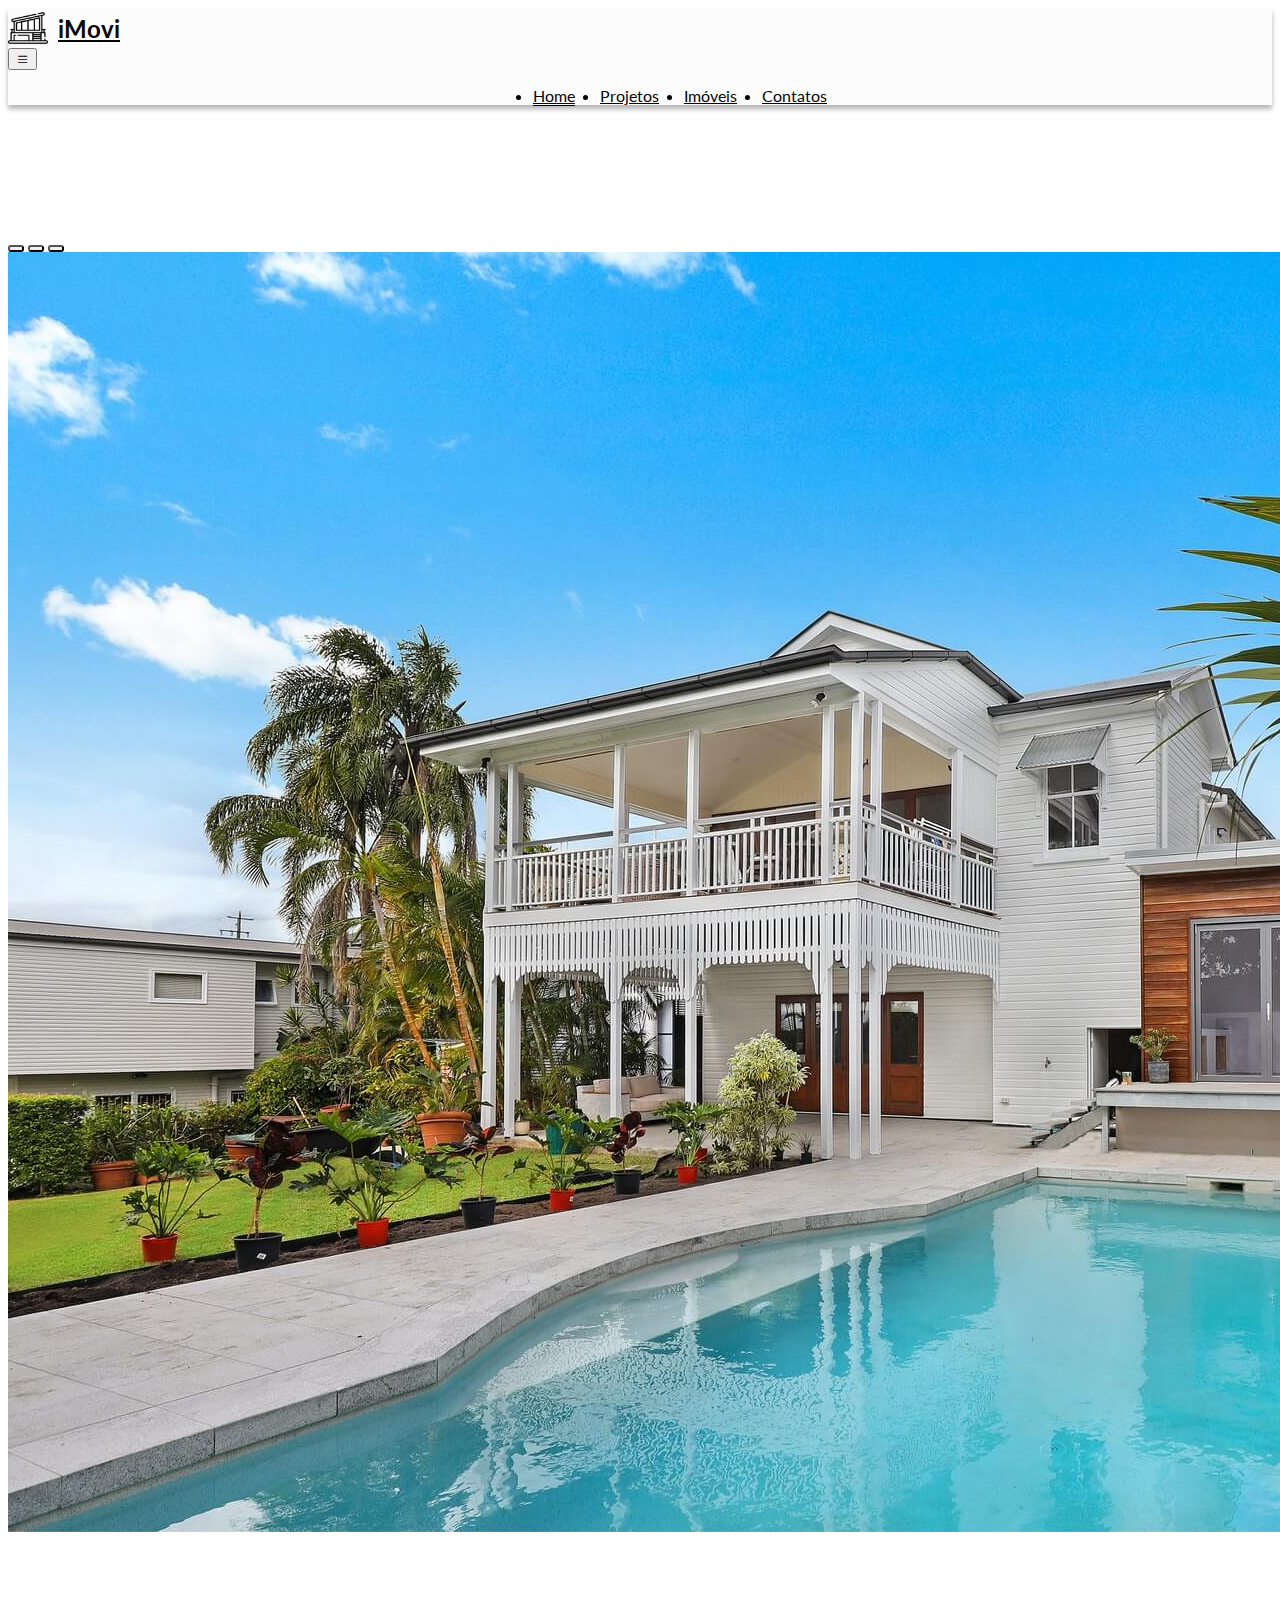
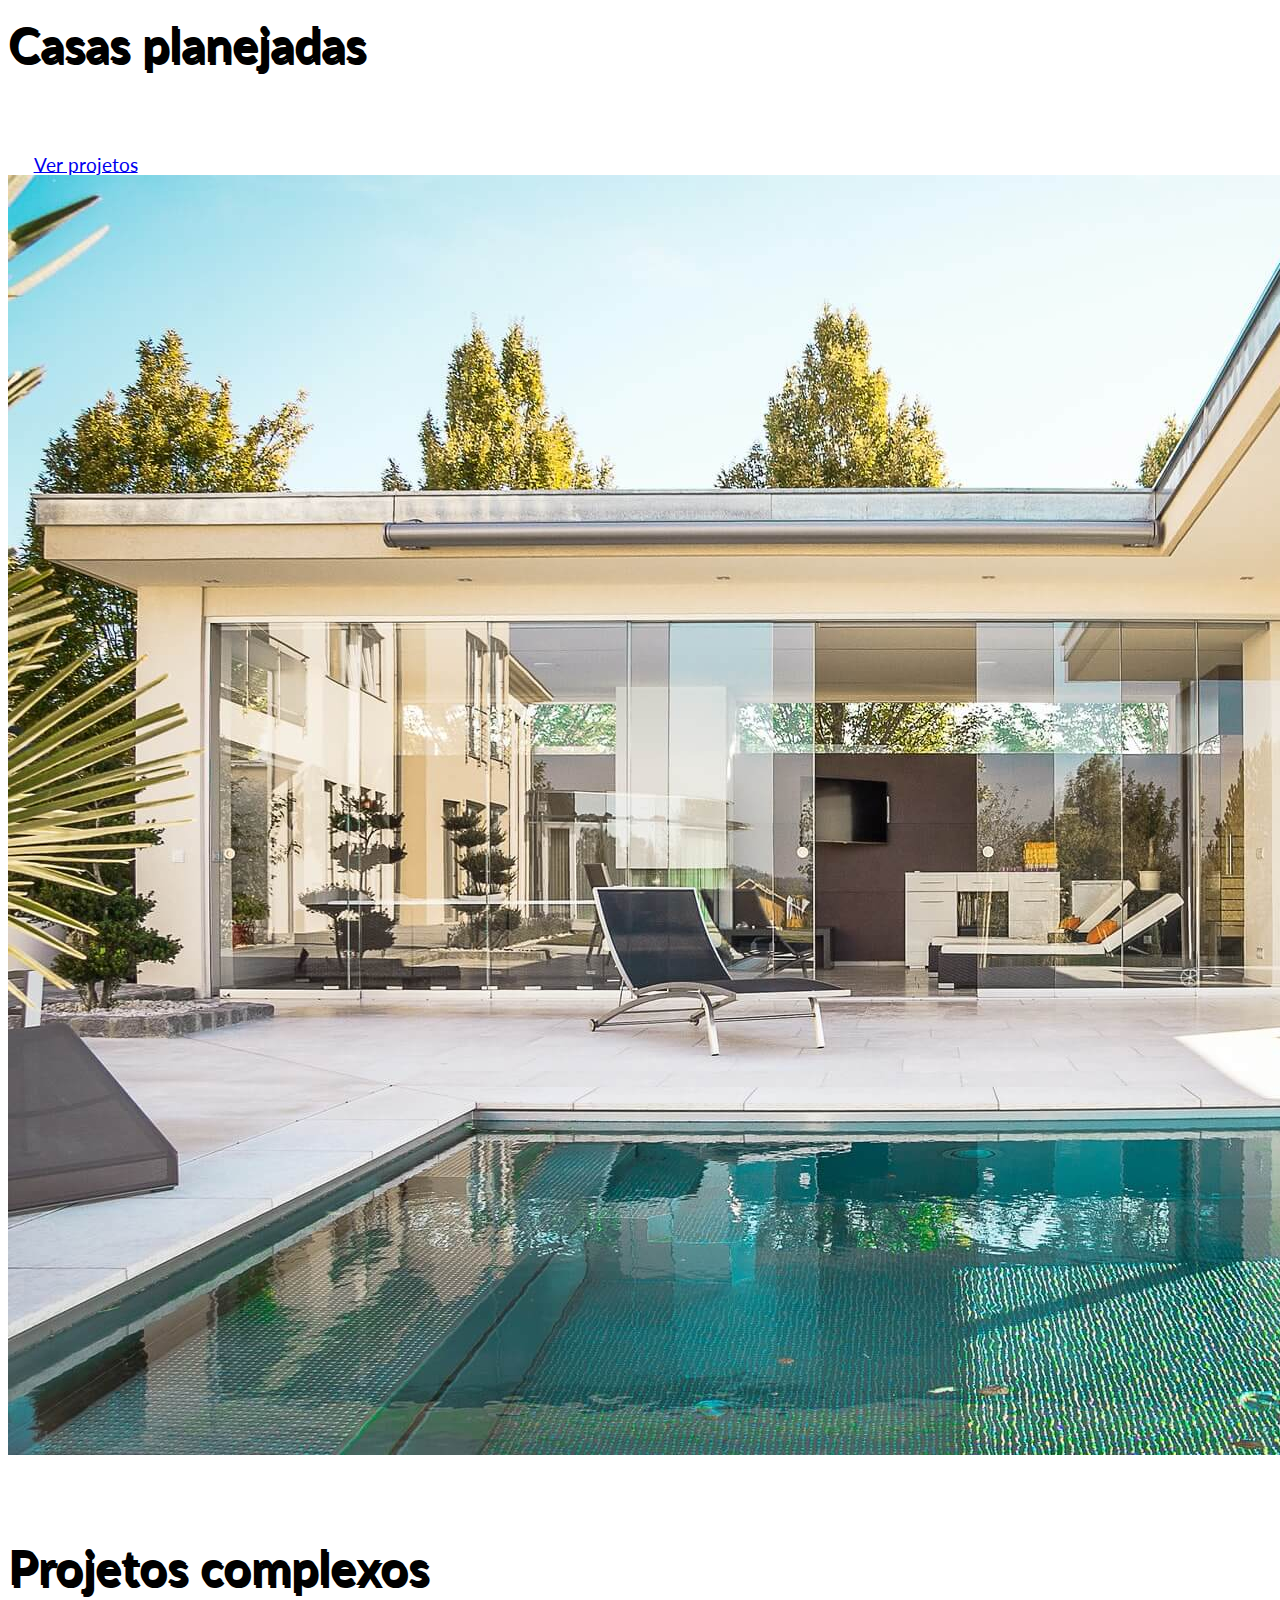
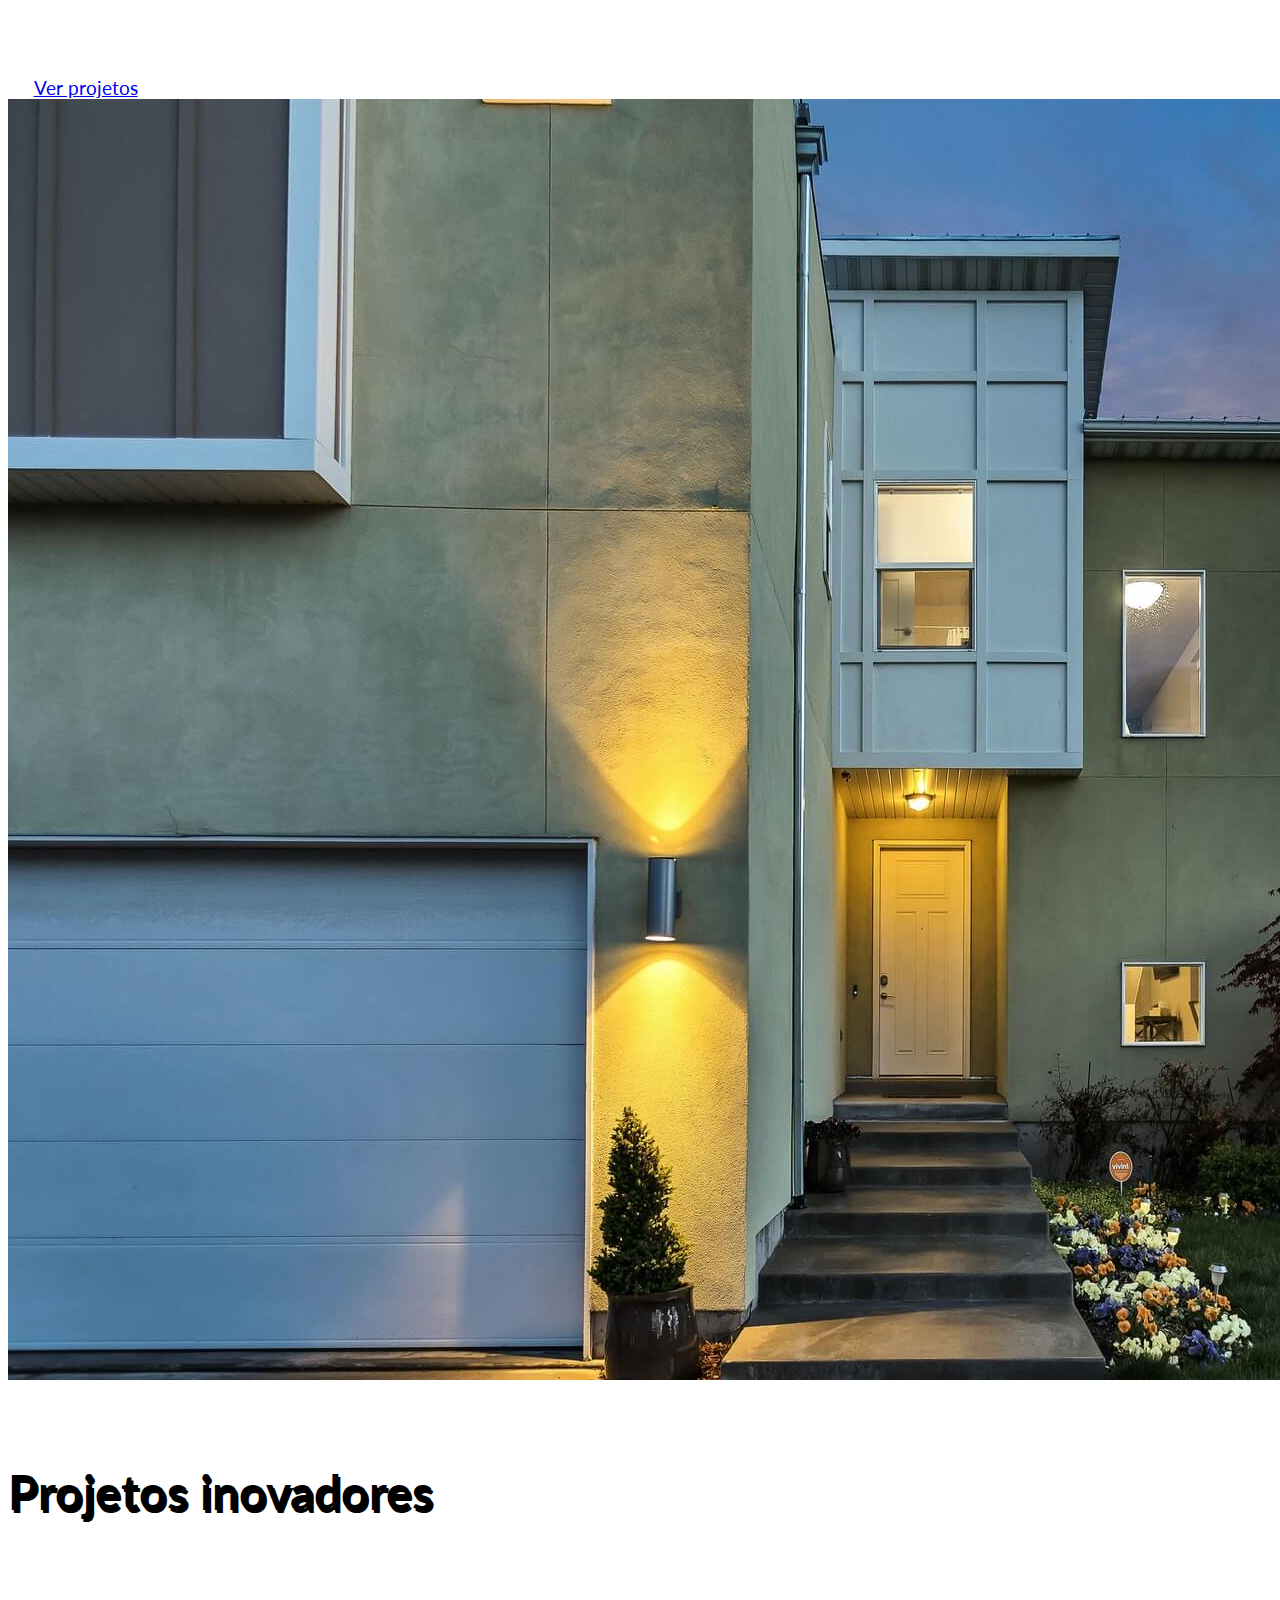
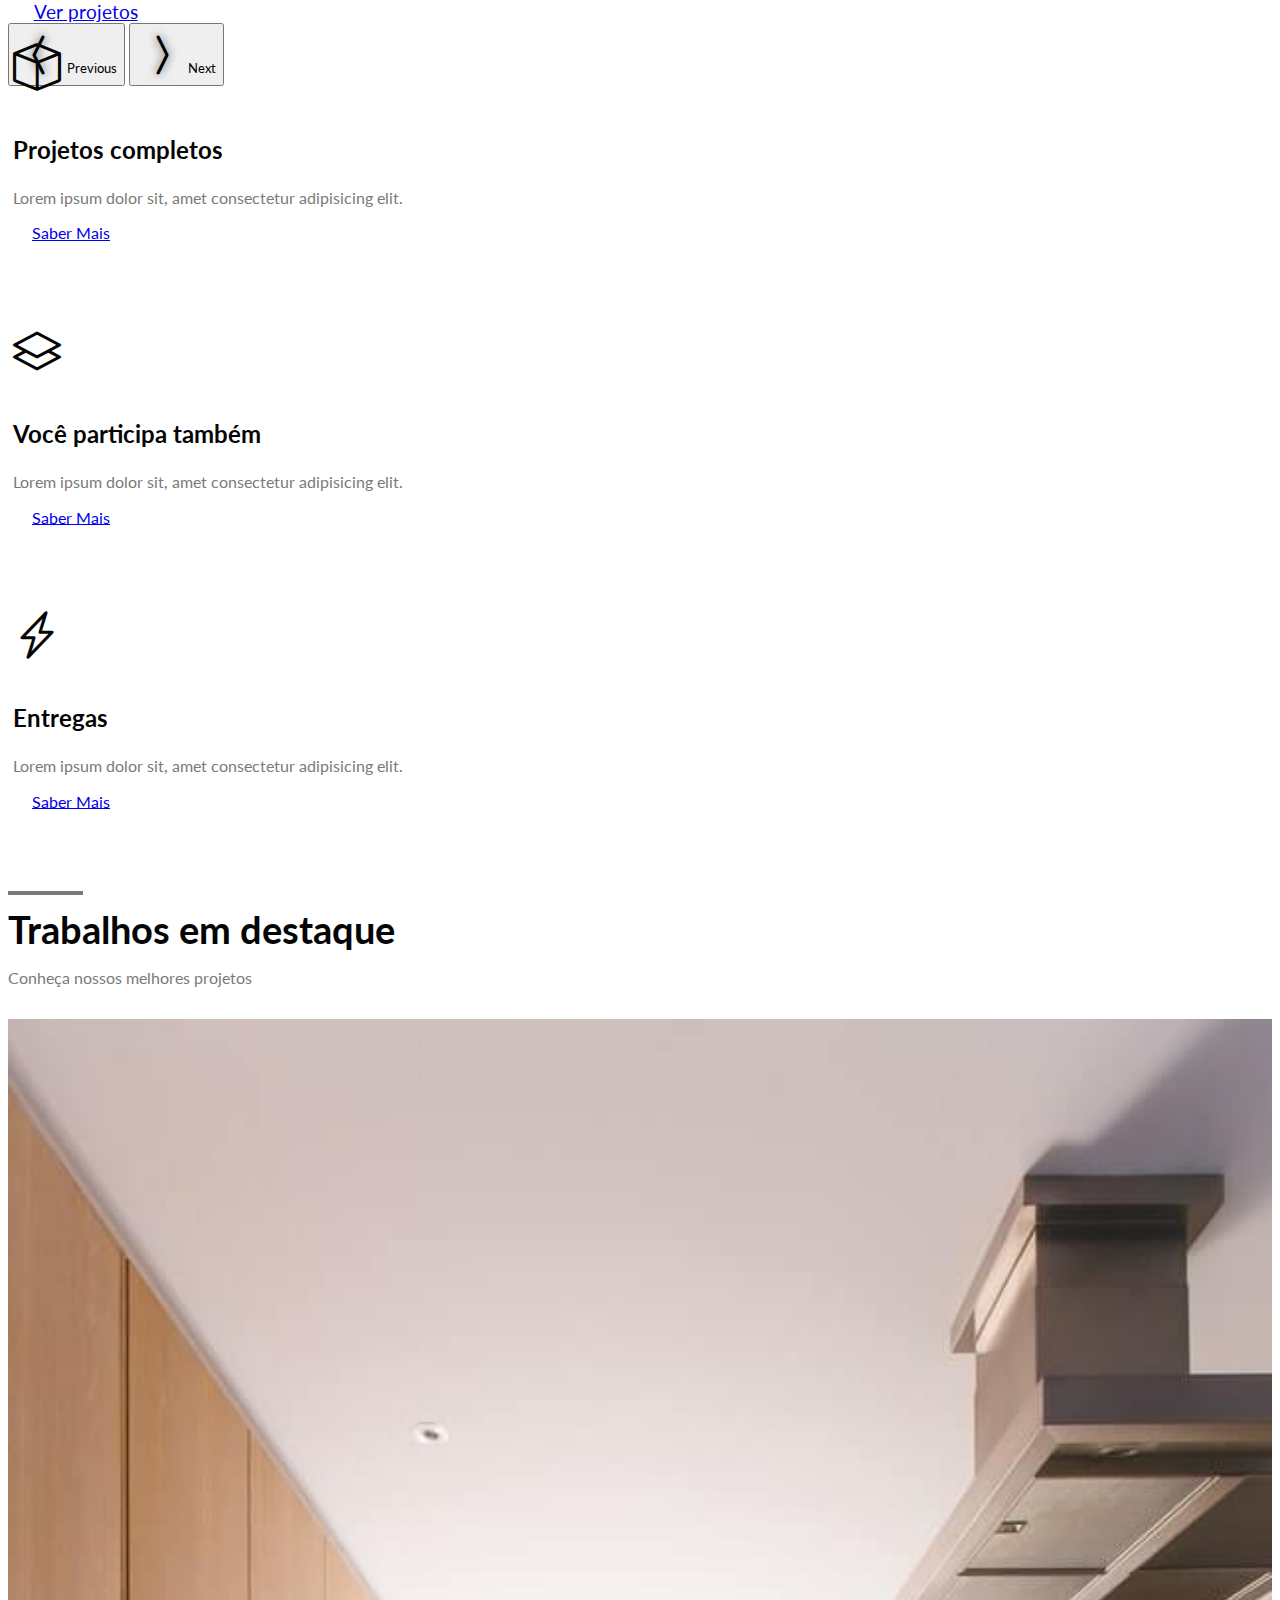
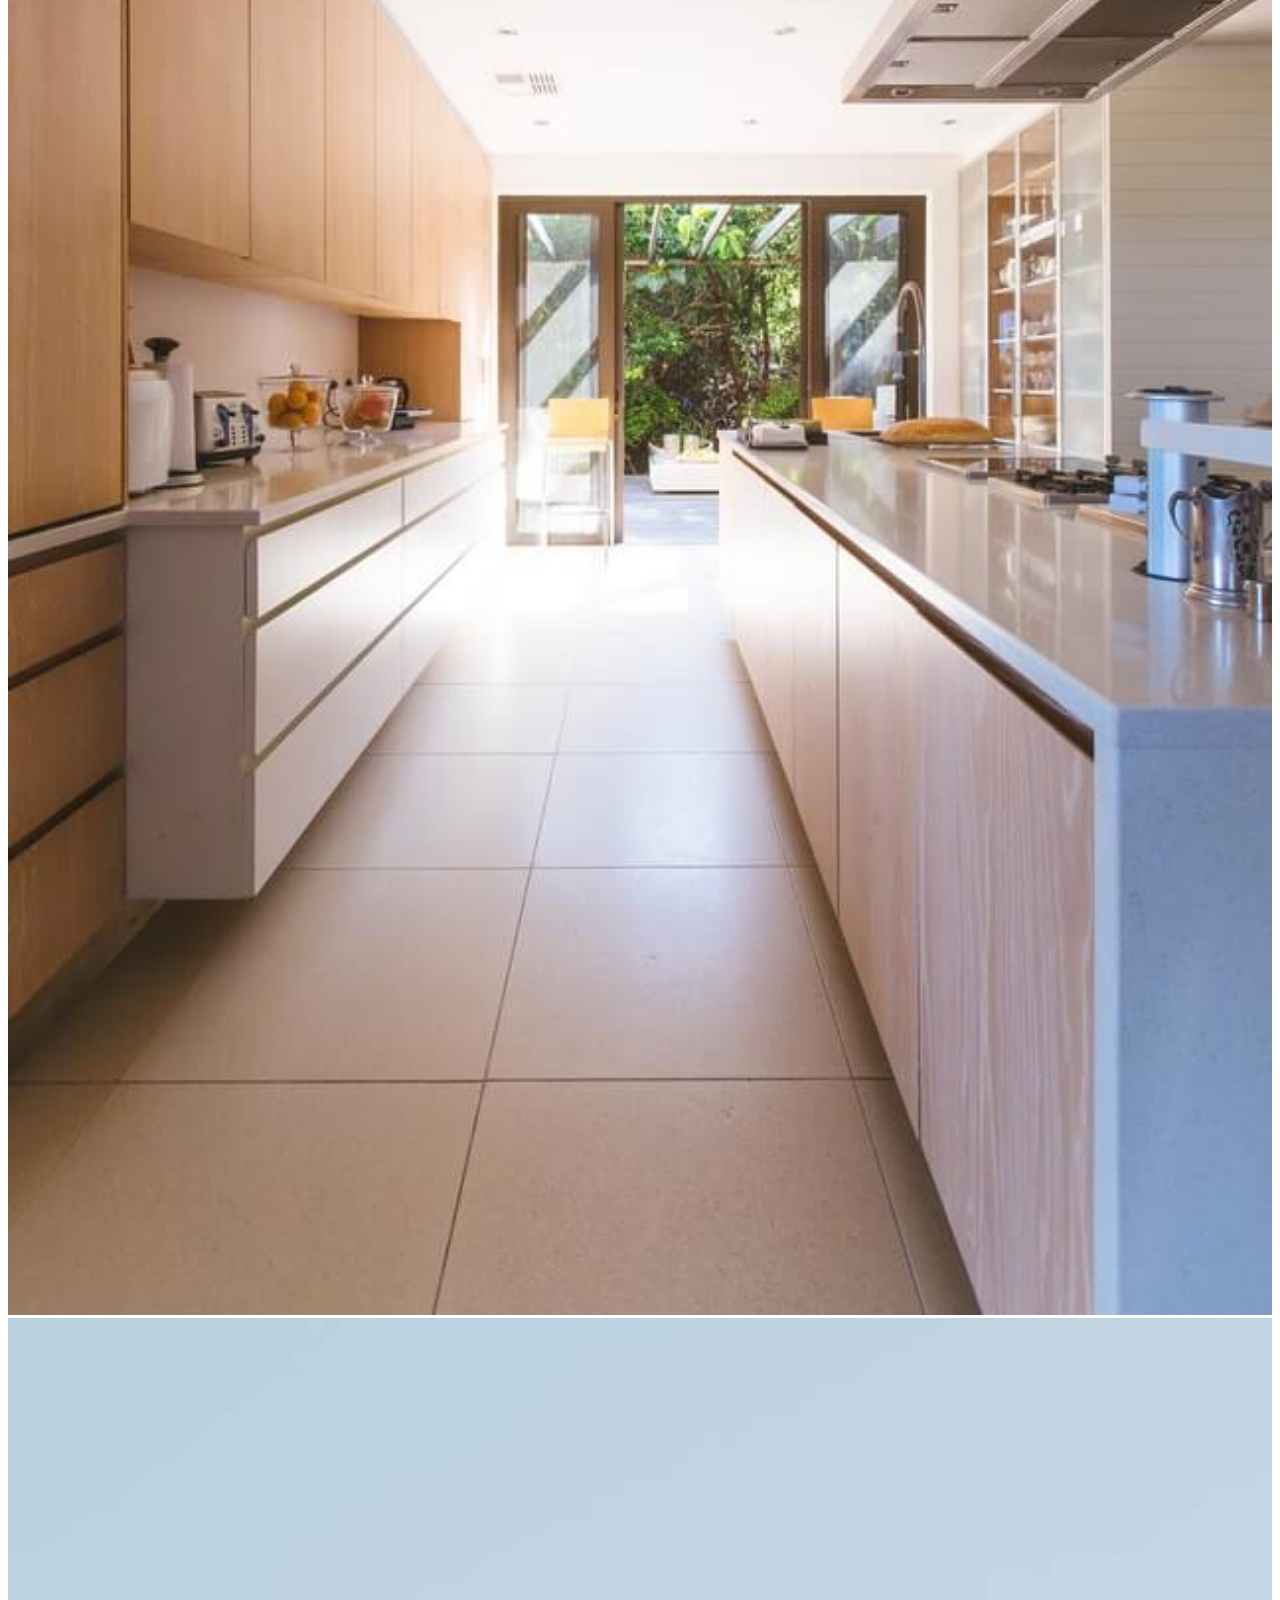
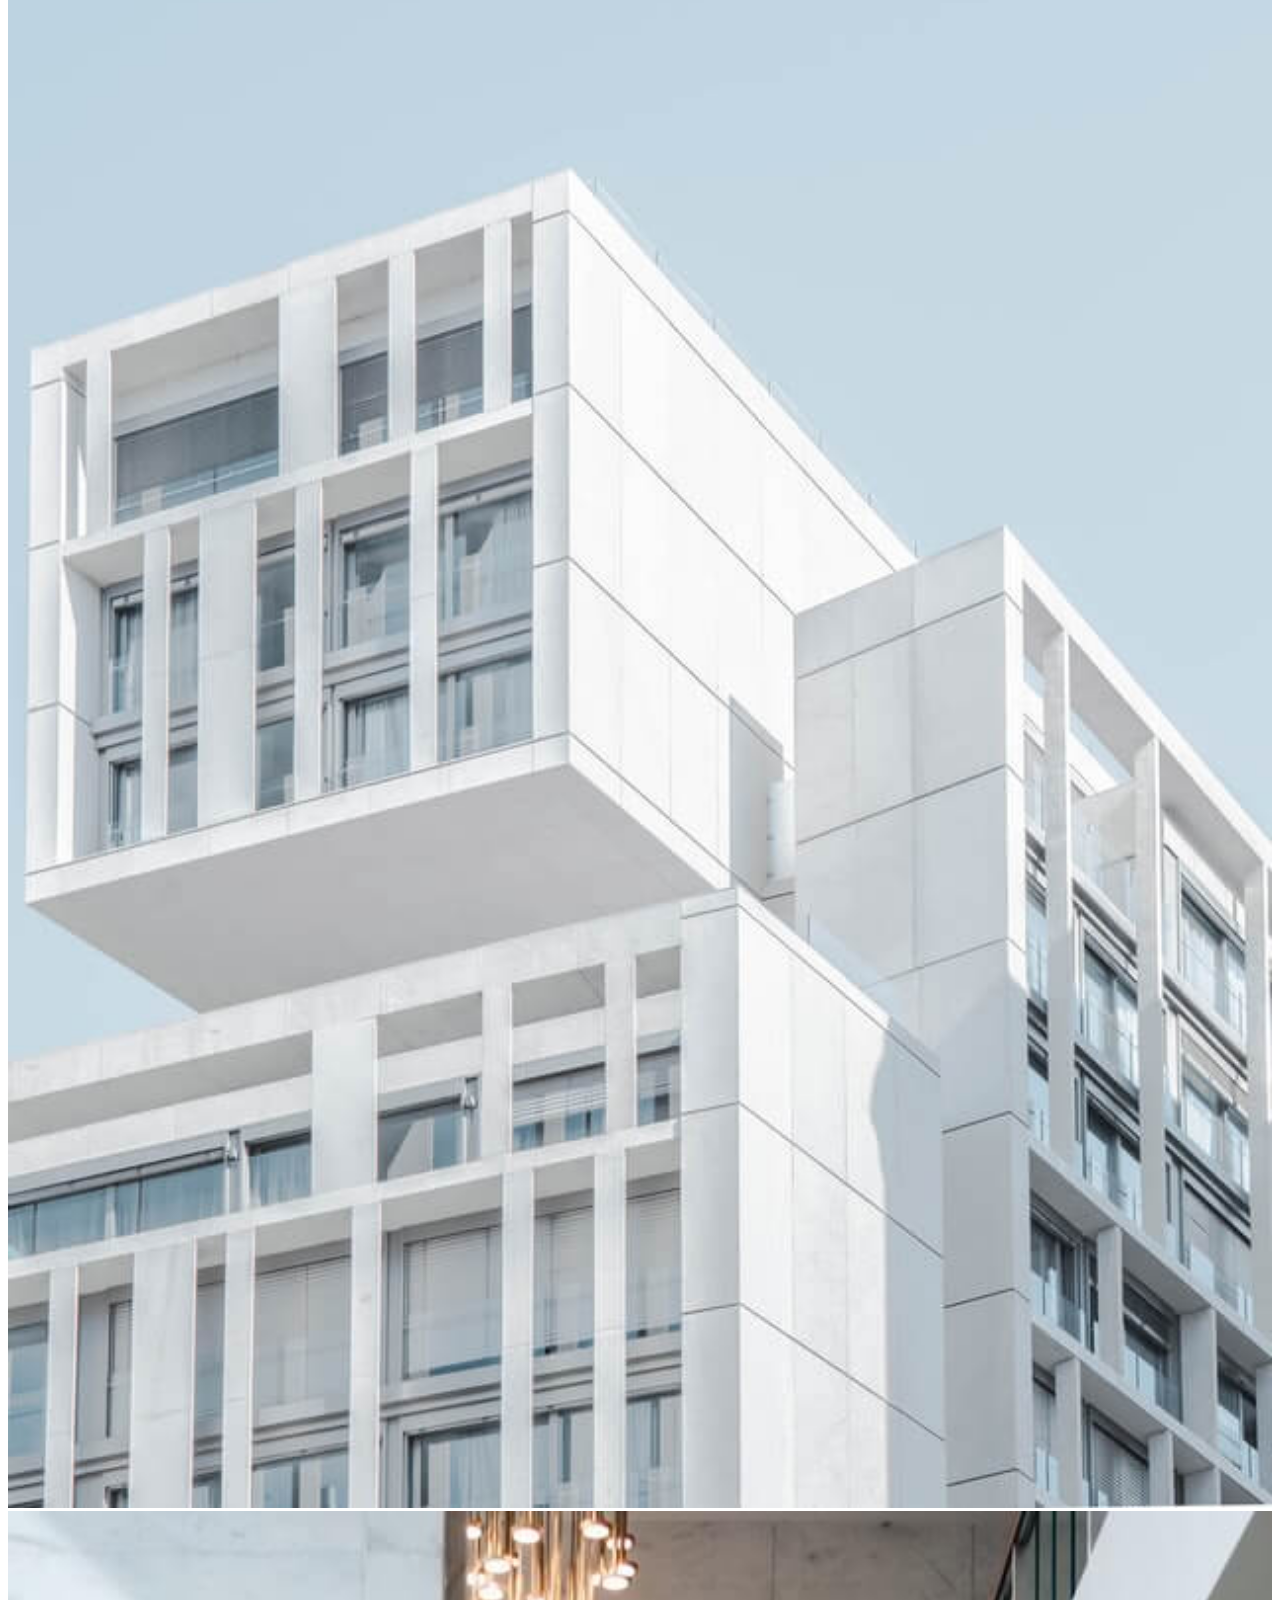
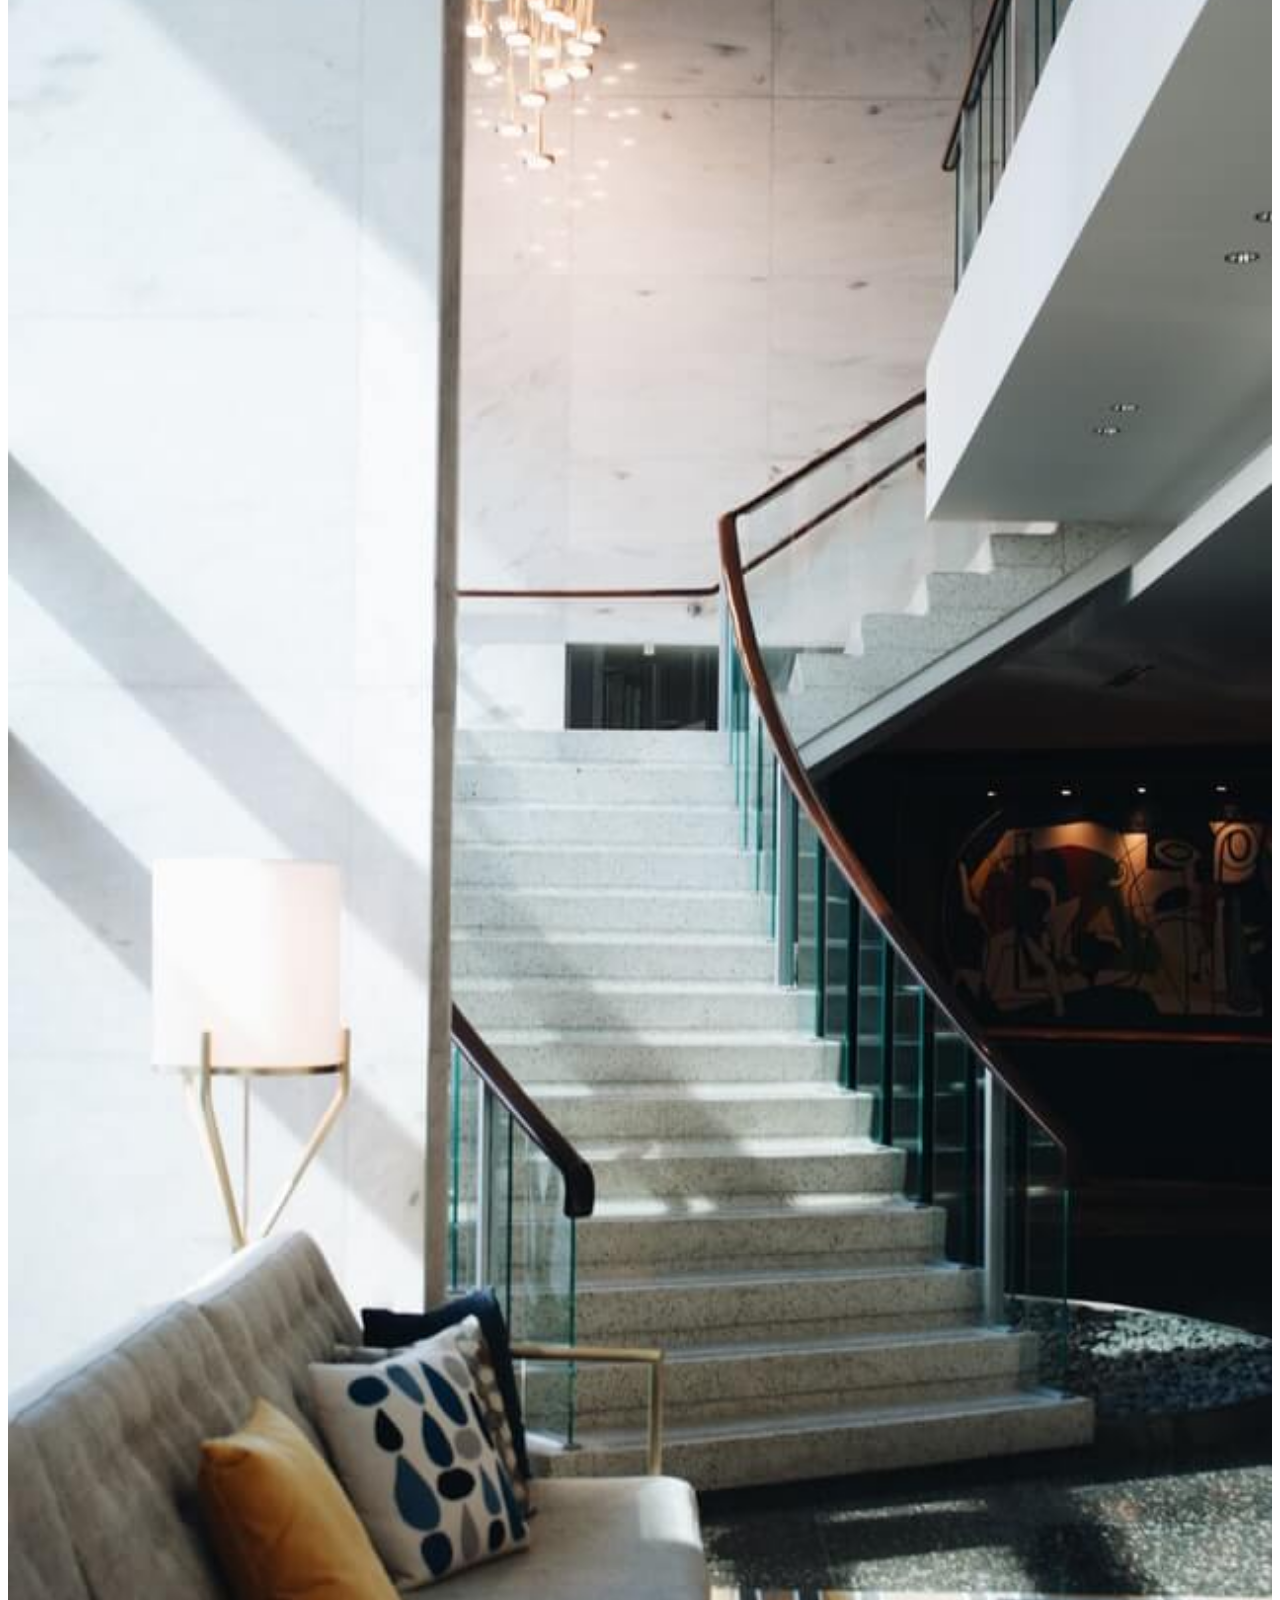
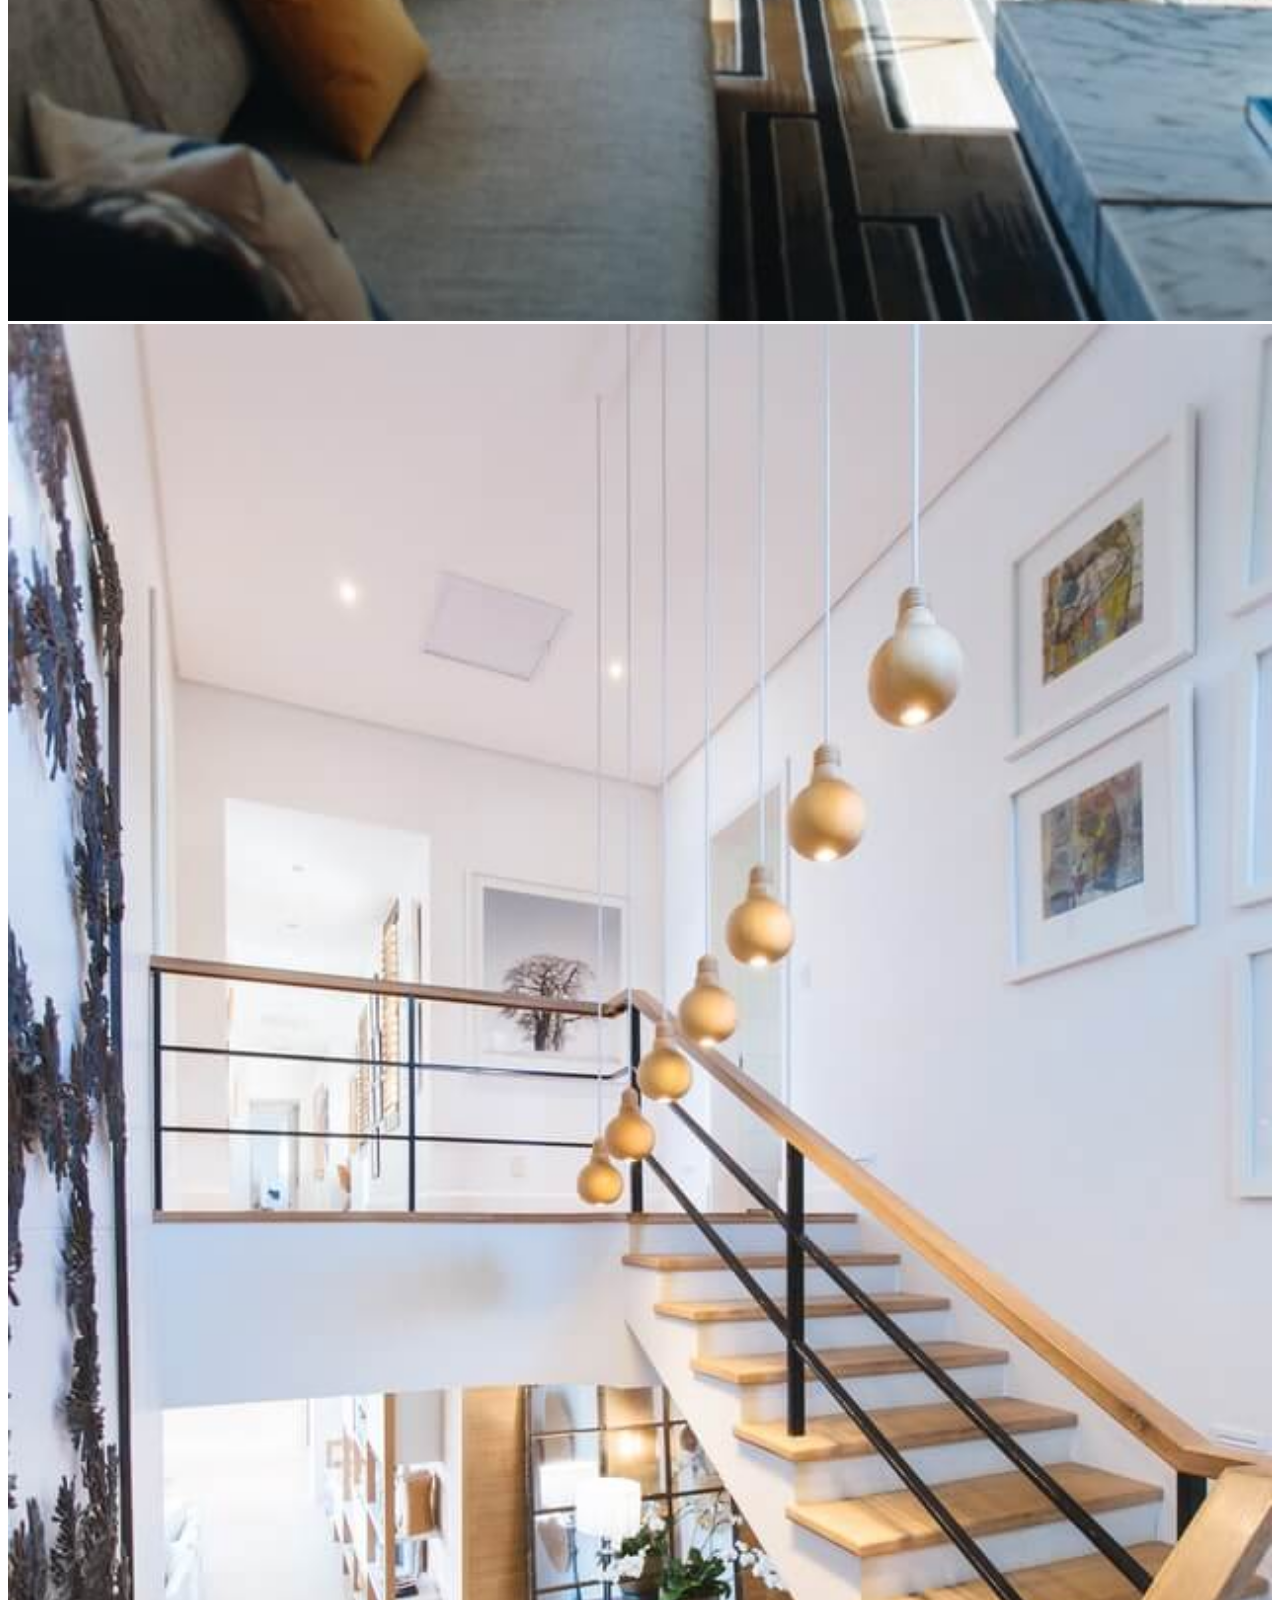
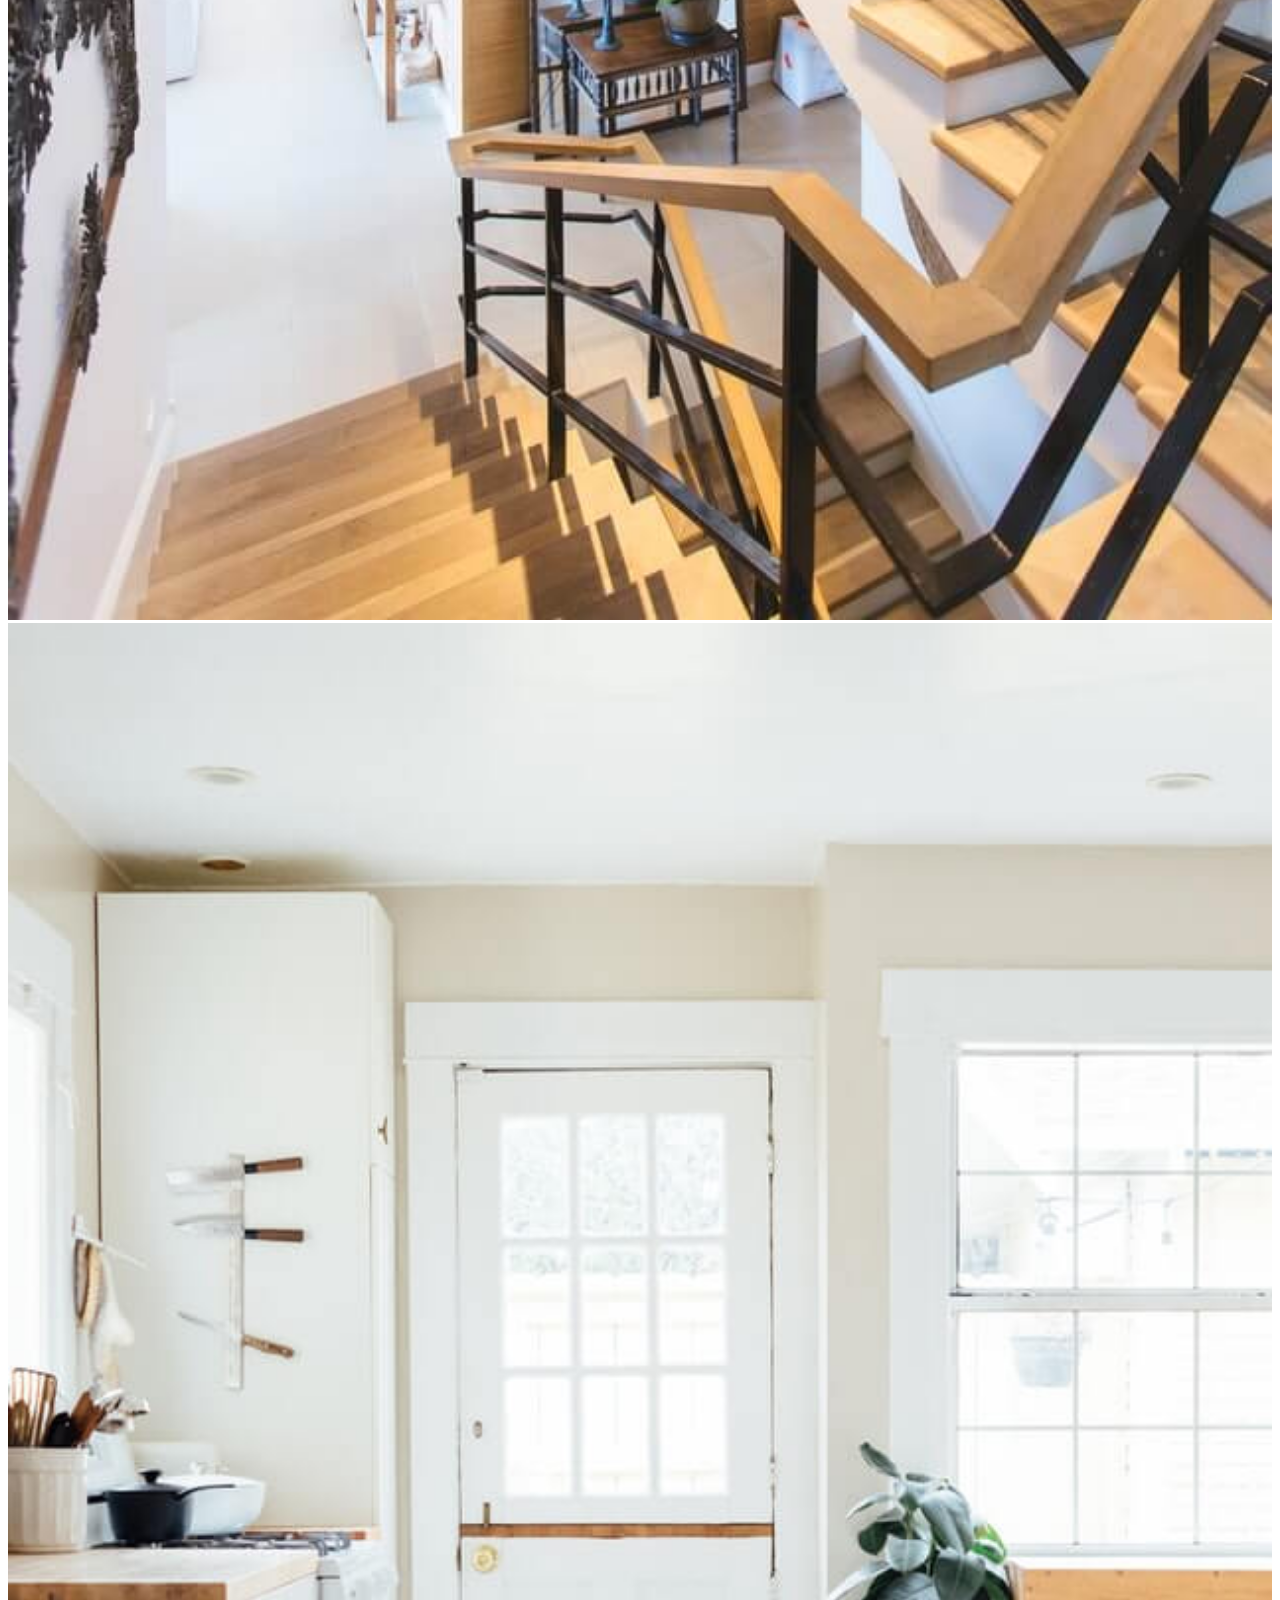
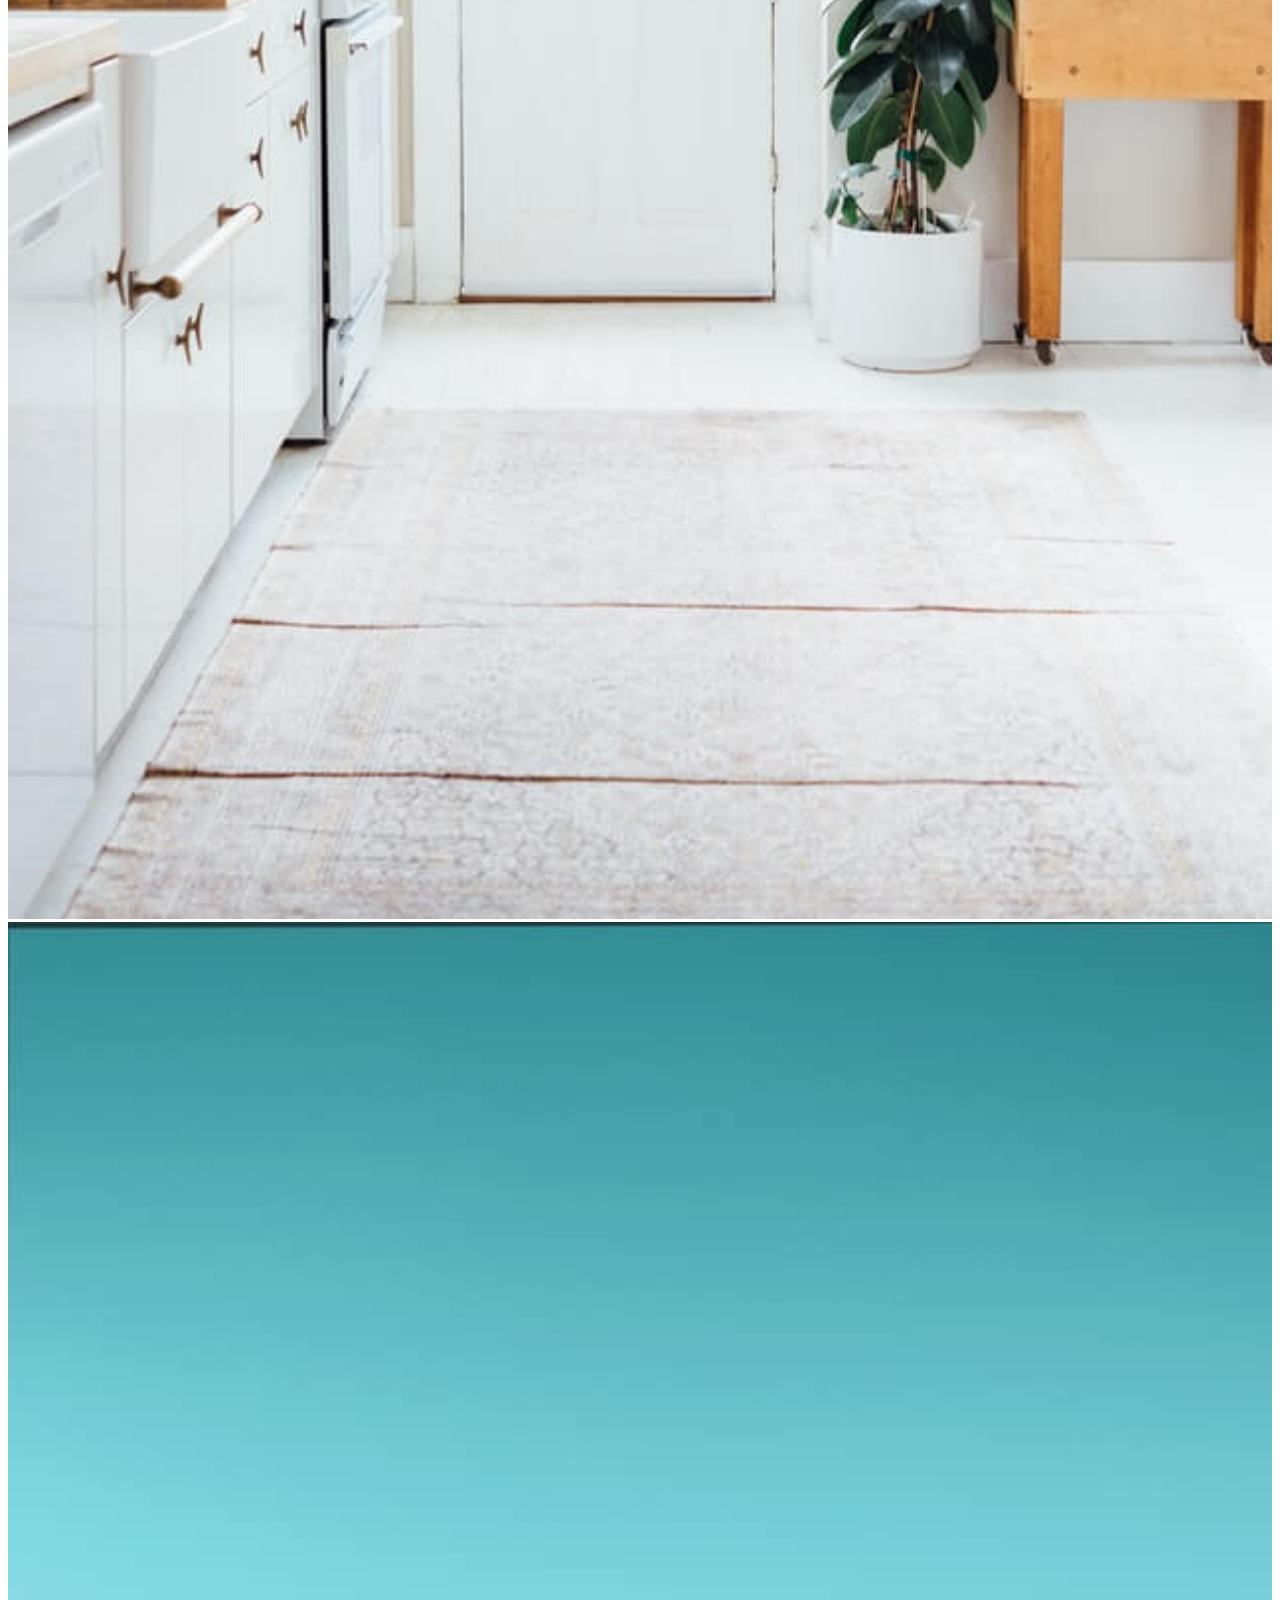
<file: casas_planejadas/index.html>
<!doctype html>
<html lang="en">
  <head>
    <!-- Required meta tags -->
    <meta charset="utf-8">
    <meta name="viewport" content="width=device-width, initial-scale=1">
    <link rel="preconnect" href="https://fonts.googleapis.com">
<link rel="preconnect" href="https://fonts.gstatic.com" crossorigin>
<link href="https://fonts.googleapis.com/css2?family=Lato:wght@300;400;700;900&display=swap" rel="stylesheet">
    <!-- Bootstrap CSS -->
    <link rel="stylesheet" href="https://cdn.jsdelivr.net/npm/bootstrap-icons@1.10.5/font/bootstrap-icons.css">
    <link href="https://cdn.jsdelivr.net/npm/bootstrap@5.0.2/dist/css/bootstrap.min.css" rel="stylesheet" integrity="sha384-EVSTQN3/azprG1Anm3QDgpJLIm9Nao0Yz1ztcQTwFspd3yD65VohhpuuCOmLASjC" crossorigin="anonymous">
    <link rel="shortcut icon" href="img/favicon.ico" type="image/x-icon">
    <link rel="stylesheet" href="css/style.css">
    <title>Sua Casa</title>
  </head>
  <body>
    <nav class="navbar navbar-expand-lg fixed-top bg-primary-color" id="navbar">
        <div class="container py-3">
            <a href="#" class="navbar-brand primary-color">
                <img src="img/imovi-icon.png" alt="logo">
                <span>iMovi</span>
            </a>

            <button class="navbar-toggler" type="button" data-bs-toggle="collapse" data-bs-target="navbar-items" aria-controls="navbar-items" aria-expanded="false" aria-label="Toggle-navigation">
                <i class="bi bi-list"></i>
            </button>

            <div class="collapse navbar-collapse" id="navbar-items">
                <ul class="navbar-nav me-auto mb-2 mb-lg-0">
                    <li class="nav-item">
                        <a href="#" class="nav-link active primary-color" aria-current="page">Home</a>
                    </li>
                    <li class="nav-item">
                        <a href="#" class="nav-link primary-color">Projetos</a>
                    </li>
                    <li class="nav-item">
                        <a href="#" class="nav-link primary-color">Imóveis</a>
                    </li>
                    <li class="nav-item">
                        <a href="#" class="nav-link primary-color">Contatos</a>
                    </li>
                </ul>
            </div>
        </div>
    </nav>


    <div class="container" id="slider-container">
        <div class="carousel slide" id="slider" data-bs-ride="carousel">
            <div class="carousel-indicators">
                <button class="active btn-slider" data-bs-target="#slider" type="button" data-bs-slide-to="0" aria-current="true" aria-label="slide 1"></button>
                <button class="btn-slider" data-bs-target="#slider" type="button" data-bs-slide-to="1" aria-label="slide 2"></button>
                <button class="btn-slider" data-bs-target="#slider" type="button" data-bs-slide-to="2" aria-label="slide 3"></button>
            </div>

            <div class="carousel-inner">
                <div class="carousel-item active">
                    <img src="img/banner-1.jpg" alt="banner1" class="d-block w-100">
                    <div class="carousel-caption">
                        <h5>Casas planejadas</h5>
                        <a href="#" class="btn btn-dark">Ver projetos</a>
                    </div>
                </div>
                <div class="carousel-item">
                    <img src="img/banner-2.jpg" alt="banner2" class="d-block w-100">
                    <div class="carousel-caption">
                        <h5>Projetos complexos</h5>
                        <a href="#" class="btn btn-dark">Ver projetos</a>
                    </div>
                </div>
                <div class="carousel-item">
                    <img src="img/banner-3.jpg" alt="banner3" class="d-block w-100">
                    <div class="carousel-caption">
                        <h5>Projetos inovadores</h5>
                        <a href="#" class="btn btn-dark">Ver projetos</a>
                    </div>
                </div>
            </div>

            <button class="carousel-control-prev" type="button" data-bs-target="#slider" data-bs-slide="prev">
                <i class="bi bi-chevron-compact-left"></i>
                <span class="visually-hidden">Previous</span>
            </button>

            <button class="carousel-control-next" type="button" data-bs-target="#slider" data-bs-slide="next">
                <i class="bi bi-chevron-compact-right"></i>
                <span class="visually-hidden">Next</span>
            </button>
        </div>

        <div class="col-12 col-md-10 offset-md-1" id="mini-banners">
            <div class="row">
                <div class="col-12 col-md-4">
                    <div class="card text-center">
                        <i class="bi bi-box primary-color"></i>
                        <div class="card-body">
                            <h5 class="card-title primary-color">Projetos completos</h5>
                            <p class="card-text secondary-color">
                                Lorem ipsum dolor sit, amet consectetur adipisicing elit.
                            </p>
                            <a href="#" class="btn btn-dark">Saber Mais</a>
                        </div>
                    </div>
                </div>
                <div class="col-12 col-md-4">
                    <div class="card text-center">
                        <i class="bi bi-layers primary-color"></i>
                        <div class="card-body">
                            <h5 class="card-title primary-color">Você participa também</h5>
                            <p class="card-text secondary-color">
                                Lorem ipsum dolor sit, amet consectetur adipisicing elit.
                            </p>
                            <a href="#" class="btn btn-dark">Saber Mais</a>
                        </div>
                    </div>
                </div>
                <div class="col-12 col-md-4">
                    <div class="card text-center">
                        <i class="bi bi-lightning-charge primary-color"></i>
                        <div class="card-body">
                            <h5 class="card-title primary-color">Entregas</h5>
                            <p class="card-text secondary-color">
                                Lorem ipsum dolor sit, amet consectetur adipisicing elit.
                            </p>
                            <a href="#" class="btn btn-dark">Saber Mais</a>
                        </div>
                    </div>
                </div>
            </div>
        </div>
    </div>


    <div class="container" id="featured-container">
        <div class="col-12">
            <h2 class="title primary-color">Trabalhos em destaque</h2>
            <p class="subtitle secondary-color">Conheça nossos melhores projetos</p>
        </div>
        <div class="col-12" id="featured-images">
            <div class="row g-4">
                <div class="col-12 col-md-4">
                    <img src="img/project-1.jpg" alt="img1" class="img-fluid">
                    <div class="banner-content">
                        <p class="secondary-color">Categoria</p>
                        <h3>Nome do Projeto</h3>
                    </div>
                </div>
                <div class="col-12 col-md-4">
                    <img src="img/project-2.jpg" alt="img2" class="img-fluid">
                    <div class="banner-content">
                        <p class="secondary-color">Categoria</p>
                        <h3>Nome do Projeto</h3>
                    </div>
                </div>
                <div class="col-12 col-md-4">
                    <img src="img/project-3.jpg" alt="img3" class="img-fluid">
                    <div class="banner-content">
                        <p class="secondary-color">Categoria</p>
                        <h3>Nome do Projeto</h3>
                    </div>
                </div>
                <div class="col-12 col-md-4">
                    <img src="img/project-4.jpg" alt="img4" class="img-fluid">
                    <div class="banner-content">
                        <p class="secondary-color">Categoria</p>
                        <h3>Nome do Projeto</h3>
                    </div>
                </div>
                <div class="col-12 col-md-4">
                    <img src="img/project-5.jpg" alt="img5" class="img-fluid">
                    <div class="banner-content">
                        <p class="secondary-color">Categoria</p>
                        <h3>Nome do Projeto</h3>
                    </div>
                </div>
                <div class="col-12 col-md-4">
                    <img src="img/project-6.jpg" alt="img6" class="img-fluid">
                    <div class="banner-content">
                        <p class="secondary-color">Categoria</p>
                        <h3>Nome do Projeto</h3>
                    </div>
                </div>
            </div>
        </div>
    </div>


    <div class="container" id="info-container">
        <div class="col-12">
            <h2 class="title primary-color">Detalhes importantes</h2>
            <p class="subtitle secondary-color">
                Saiba mais sobre a experiência da nossa incrível equipe.
            </p>
        </div>

        <div class="col-12">
            <div class="row">
                <div class="col-12 col-md-5" id="info-banner">
                    <img src="img/infobanner.jpg" alt="banner info" class="img-fluid">
                </div>

                <div class="col-12 col-md-7 bg-secondary-color" id="info-content">
                    <div class="col-12">
                        <h2 class="title primary-color">Estes dados fazem a diferença</h2>
                        <p class="subtitle secondary-color">
                            Saiba mais sobre a experiência da nossa incrível equipe.
                        </p>
                    </div>

                    <div class="col-12" id="info-numbers">
                        <div class="row">
                            <div class="col-4">
                                <h3 class="primary-color">18</h3>
                                <p class="secondary-color">Anos na construção civil</p>
                            </div>
                            <div class="col-4">
                                <h3 class="primary-color">95</h3>
                                <p class="secondary-color">Projetos executados</p>
                            </div>
                            <div class="col-4">
                                <h3 class="primary-color">639</h3>
                                <p class="secondary-color">Clientes</p>
                            </div>
                        </div>
                    </div>

                    <div class="col-12">
                        <a href="#" class="btn btn-dark">Saber Mais</a>
                    </div>
                </div>
            </div>
        </div>
    </div>


    <footer class="container-fluid bg-dark-color" id="footer">
        <div class="container">
            <div class="row">
                <div class="col-12" id="footer-top">
                    <div class="row justify-content-between">
                        <div class="col-4">
                            <h2>iMovi</h2>
                        </div>
                        <div class="col-4" id="social-icons">
                            <i class="bi bi-facebook"></i>
                            <i class="bi bi-instagram"></i>
                            <i class="bi bi-youtube"></i>
                            <i class="bi bi-twitter"></i>
                        </div>
                    </div>
                </div>

                <div class="col-12" id="footer-details">
                    <div class="row">
                        <div class="col-12 col-md-4" id="newletter">
                            <h4>Fique por dentro das novidades</h4>
                            <p class="secondary-color">Inscreva-se para saber em primeira mão</p>
                            <form>
                                <div class="mb-3">
                                    <input type="email" class="form-control" placeholder="Digite o seu email">
                                    <button class="btn btn-dark" type="submit">Escrever</button>
                                </div>
                            </form>
                        </div>
                        <div class="col-12 col-md-4" id="contact-container">
                            <h4>Formas de contato</h4>
                            <p class="secondary-color">(48)9999-9999</p>
                            <p class="secondary-color">contato@imovi.com</p>
                        </div>
                        <div class="col-12 col-md-4" id="links-container">
                            <div class="row">
                                <h4>Você pode estar procurando por:</h4>
                                <div class="col-6">
                                    <ul class="list-unstyled">
                                        <a href="#" class="secondary-color">Projetos</a>
                                        <a href="#" class="secondary-color">Imóveis</a>
                                        <a href="#" class="secondary-color">Vendas</a>
                                    </ul>
                                </div>
                                <div class="col-6">
                                    <ul class="list-unstyled">
                                        <a href="#" class="secondary-color">Contratar</a>
                                        <a href="#" class="secondary-color">Trabalhe Conosco</a>
                                        <a href="#" class="secondary-color">Contato</a>
                                    </ul>
                                </div>
                            </div>
                        </div>
                    </div>
                </div>

                <div class="col-12" id="footer-bottom">
                    <div class="row justify-content-between">
                        <div class="col-12 col-md-3">
                            <p class="secondary-color">iMovi &copy; 2023</p>
                        </div>
                        <div class="col-12 col-md-3">
                            <p class="secondary-color">Realizamos o seu projeto <i class="bi bi-heart"></i></p>
                        </div>
                    </div>
                </div>
            </div>
        </div>
    </footer>


    



    
    <script src="https://cdn.jsdelivr.net/npm/bootstrap@5.0.2/dist/js/bootstrap.bundle.min.js" integrity="sha384-MrcW6ZMFYlzcLA8Nl+NtUVF0sA7MsXsP1UyJoMp4YLEuNSfAP+JcXn/tWtIaxVXM" crossorigin="anonymous"></script>

  </body>
</html>
</file>
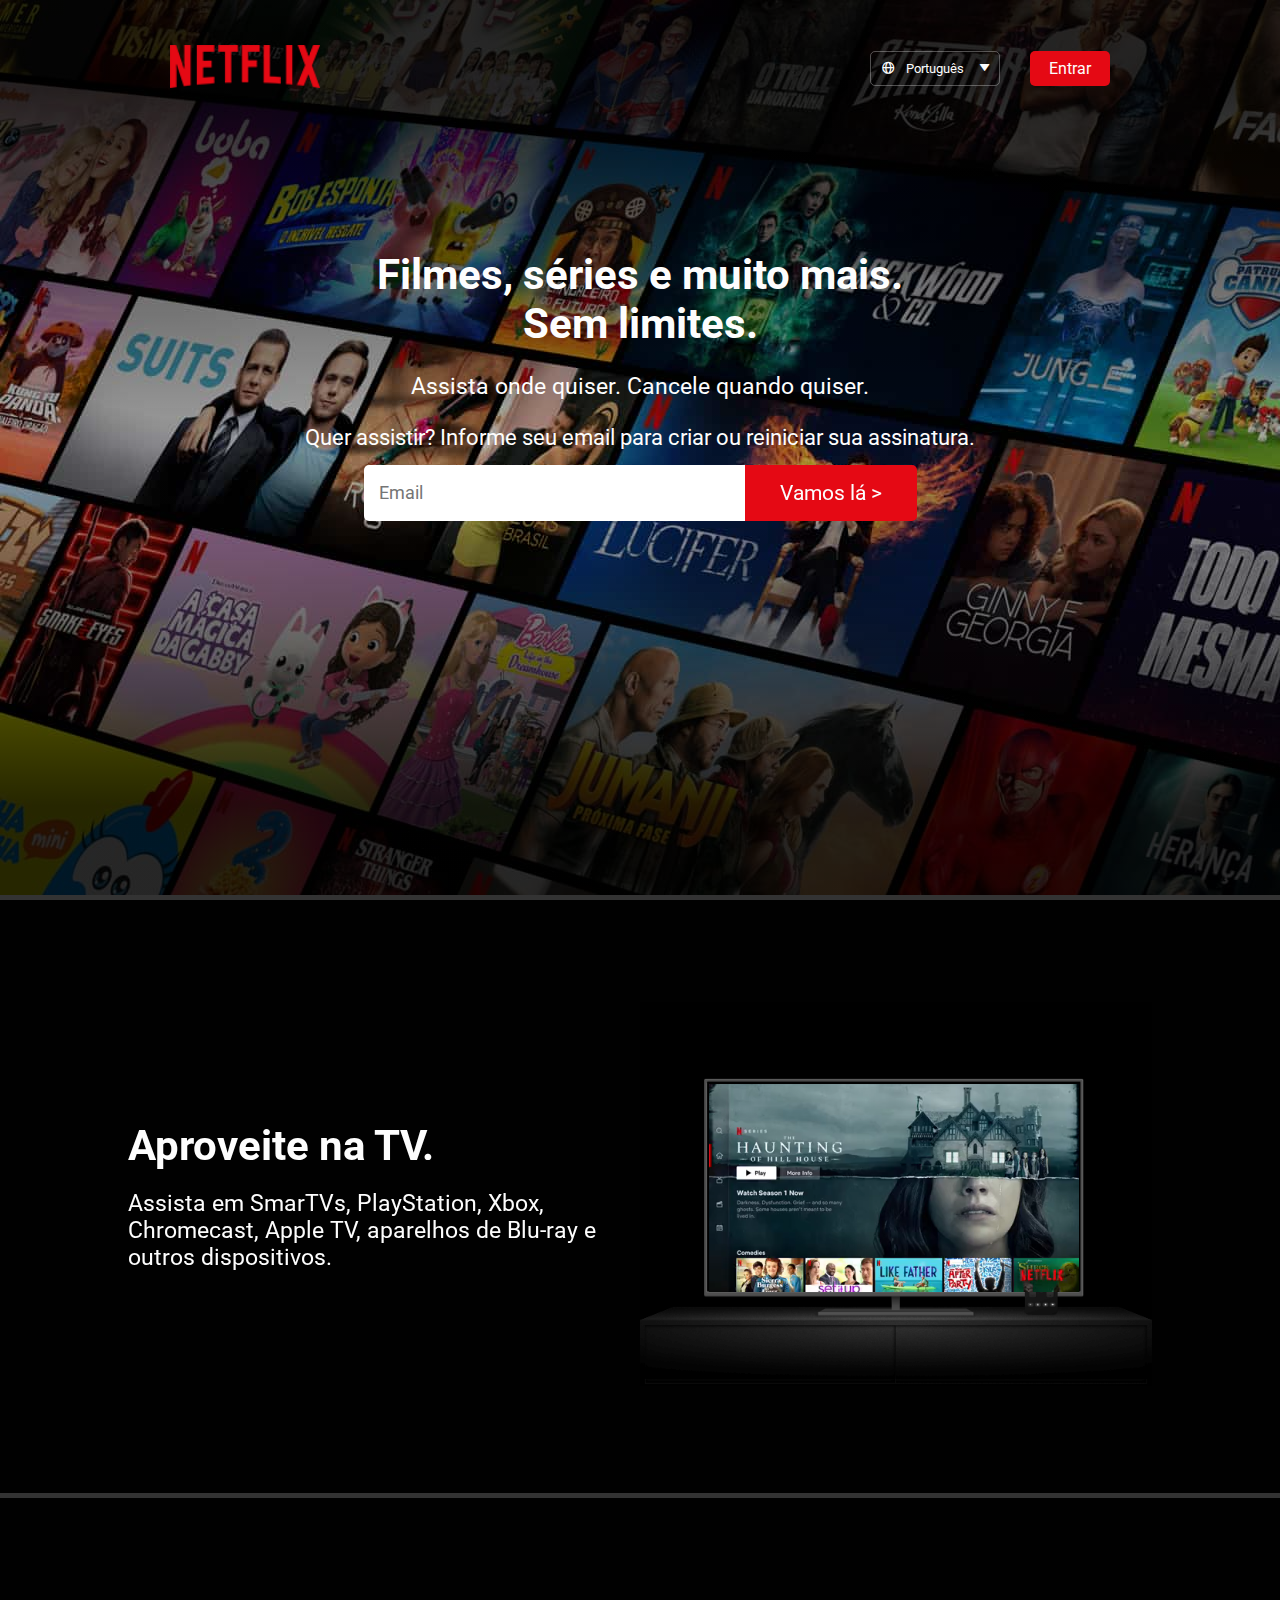
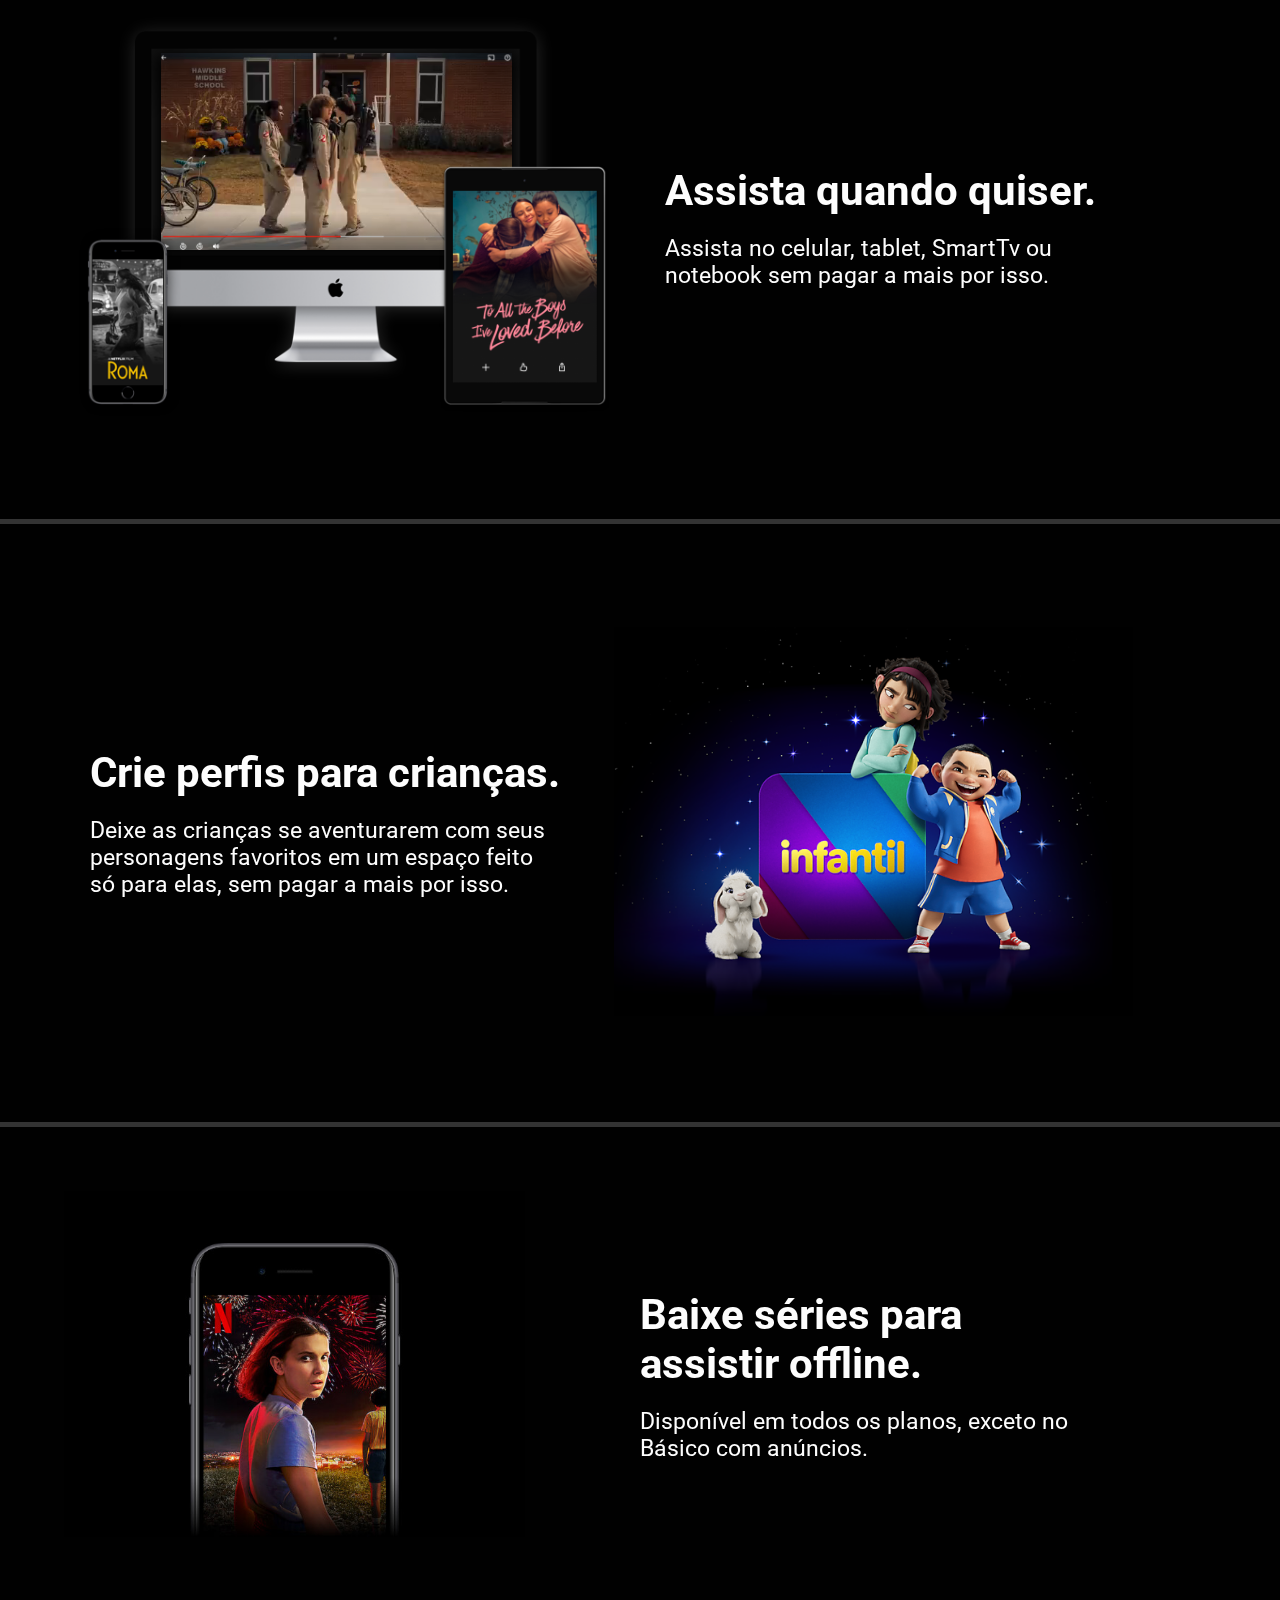
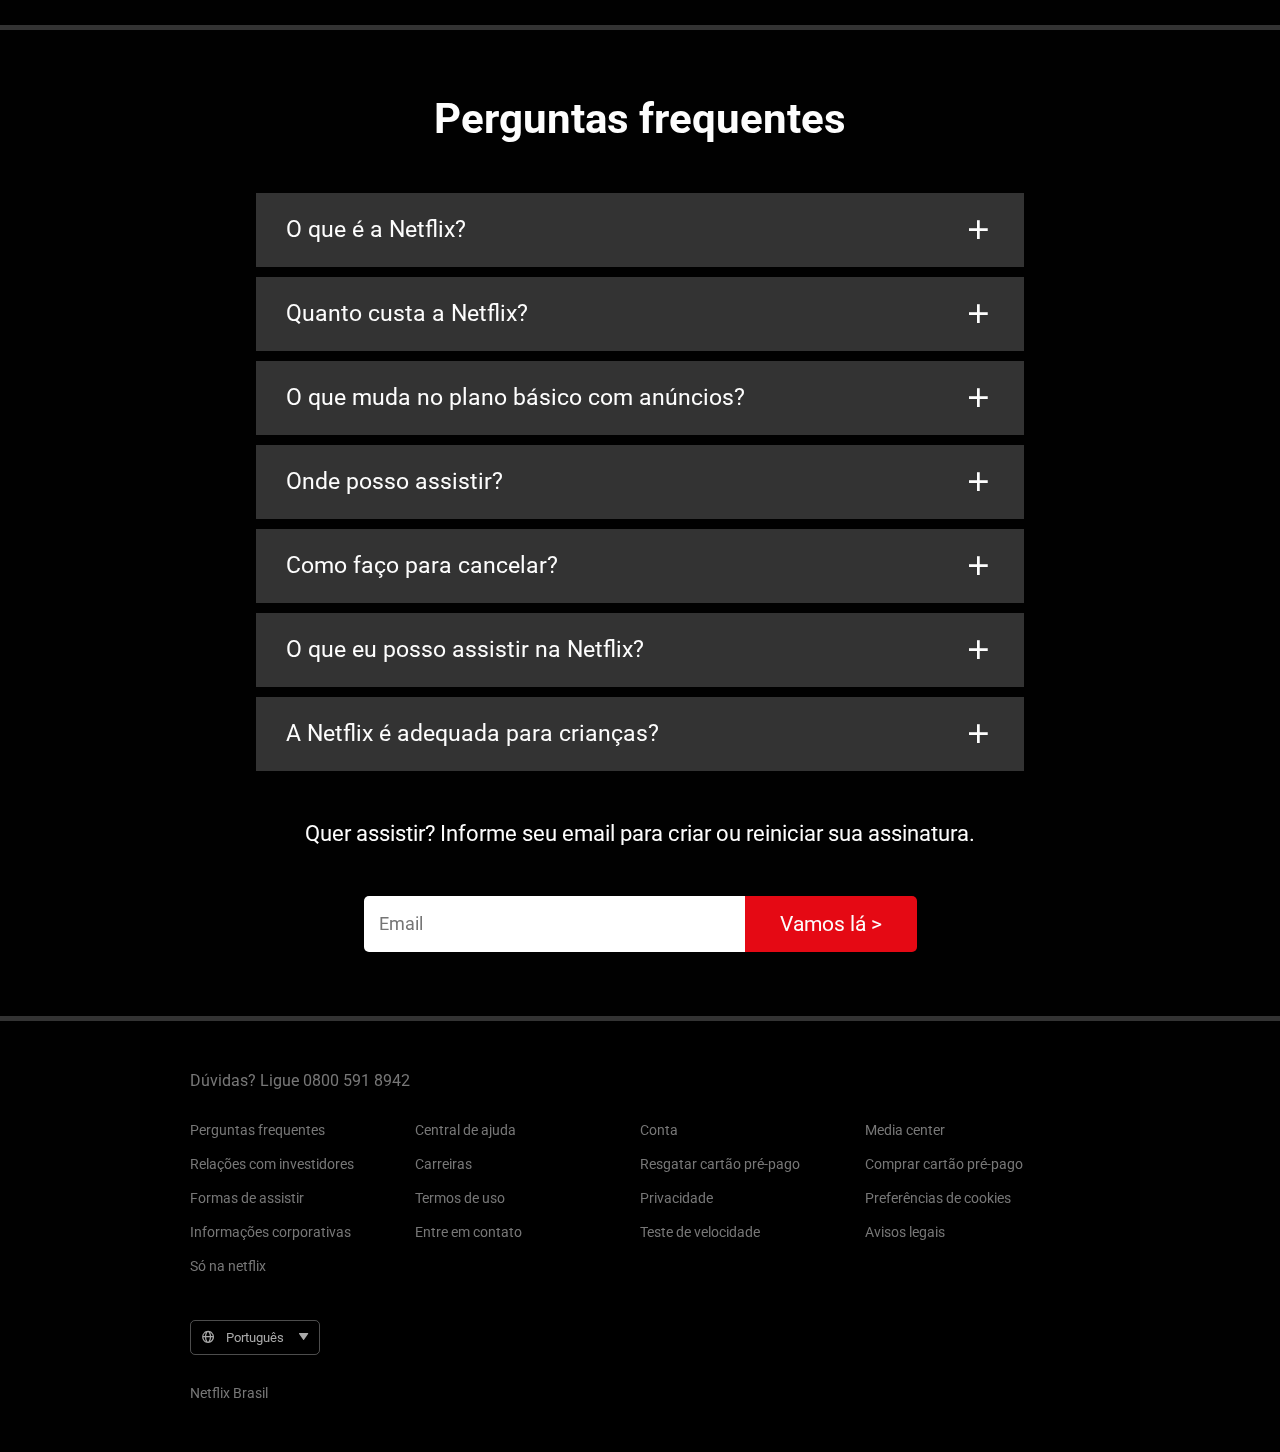
<file: netflix/index.html>
<!DOCTYPE html>
<html lang="en">
<head>
    <meta charset="UTF-8">
    <meta http-equiv="X-UA-Compatible" content="IE=edge">
    <meta name="viewport" content="width=device-width, initial-scale=1.0">
    <title>Netflix clone</title>
    <link rel="stylesheet" href="css/style.css">
    <link href='https://unpkg.com/boxicons@2.1.4/css/boxicons.min.css' rel='stylesheet'>
</head>
<body>
    <section class="section-principal">
        <header class="header center">
            <div class="logo">
                <a href="index.html"><img src="img/netflix.png" alt=""></a>
            </div>

            <div class="botoes">
                <i class='bx bx-globe'></i>
                <i class='bx bxs-down-arrow'></i>
                <select name="languages" id="languages">
                    <option value="PT">Português</option>
                    <option value="EN">English</option>
                </select>

                <a href="login.html"><button class="btn-entrar-header">Entrar</button></a>
            </div>
        </header>

        <section class="hero">
            <h1>Filmes, séries e muito mais.<br>Sem limites.</h1>
            <p>Assista onde quiser. Cancele quando quiser.</p>
            <h3>Quer assistir? Informe seu email para criar ou reiniciar sua assinatura.</h3>

            <div class="form-vamosla">
                <input type="email" name="email" class="email" placeholder="Email">
                <button class="btn-vamosla">Vamos lá ></button>
            </div>
        </section>
    </section>


    <section class="section2">
        <div class="texto">
            <h2>Aproveite na TV.</h2>
            <p>Assista em SmarTVs, PlayStation, Xbox, Chromecast, Apple TV, aparelhos de Blu-ray e outros dispositivos.</p>
        </div>

        <div class="imagem">
            <img src="img/tv.png" alt="tv">
            <video class="videotv" loop src="img/videoTv.m4v" width="72.2%" muted autoplay></video>
        </div>
    </section>


    <section class="section3">
        <div class="imagem">
            <img src="img/apple.png" alt="conteúdo">
            <video src="img/videost.m4v" autoplay muted width="58.3%" loop></video>
        </div>

        <div class="texto">
            <h2>Assista quando quiser.</h2>
            <p>Assista no celular, tablet, SmartTv ou notebook sem pagar a mais por isso.</p>
        </div>
    </section>


    <section class="section4">
        <div class="texto">
            <h2>Crie perfis para crianças.</h2>
            <p>Deixe as crianças se aventurarem com seus personagens favoritos em um espaço feito só para elas, sem pagar a mais por isso.</p>
        </div>

        <div class="imagem">
            <img src="img/kid.png" alt="">
        </div>
    </section>


    <section class="section5">
        <div class="imagem">
            <img src="img/mobilest.jpg" alt="">
        </div>

        <div class="texto">
            <h2>Baixe séries para<br>assistir offline.</h2>
            <p>Disponível em todos os planos, exceto no<br>Básico com anúncios.</p>
        </div>
    </section>


    <section class="faq">
        <h2>Perguntas frequentes</h2>

        <div class="perguntas">
            <div class="pergunta sectionHide">
                <button class="faq-question" onclick="clickAccordion(0)"><p>O que é a Netflix?</p> <i class='bx bx-plus'></i></button>
                <div class="faq-answer">
                    <p>A Netflix é um serviço de streaming que oferece uma ampla variedade de séries, filmes e documentários premiados em milhares de aparelhos conectados à internet.<br><br>Você pode assistir a quantos filmes e séries quiser, quando e onde quiser – tudo por um preço mensal acessível. Aqui você sempre encontra novidades. A cada semana, adicionamos novas séries e filmes.</p>
                </div>
            </div>
            <div class="pergunta sectionHide">
                <button class="faq-question" onclick="clickAccordion(1)"><p>Quanto custa a Netflix?</p> <i class='bx bx-plus'></i></button>
                <div class="faq-answer">
                    <p>Assista à Netflix no seu celular, tablet, Smart TV, notebook ou<br>aparelho de streaming por uma taxa mensal única. Os planos<br>variam de R$18,90 a R$55,90 por mês. Sem contrato<br>nem taxas extras.</p>
                </div>
            </div>
            <div class="pergunta sectionHide">
                <button class="faq-question" onclick="clickAccordion(2)"><p>O que muda no plano básico com anúncios?</p> <i class='bx bx-plus'></i></button>
                <div class="faq-answer">
                    <p>O plano Básico com anúncios é uma excelente maneira de<br>assistir a séries e filmes por um preço mais baixo. Você pode<br>assistir a seus títulos favoritos em qualquer aparelho e com<br>intervalos limitados para anúncios. Este plano não permite<br>downloads nem contém determinados filmes e séries com<br>restrições de licenciamento. Há também algumas restrições de<br>localização e aparelho. <a href="https://help.netflix.com/pt/node/126831">Saiba mais</a>.</p>
                </div>
            </div>
            <div class="pergunta sectionHide">
                <button class="faq-question" onclick="clickAccordion(3)"><p>Onde posso assistir?</p> <i class='bx bx-plus'></i></button>
                <div class="faq-answer">
                    <p>Assista onde quiser, quando quiser. Faça login com sua conta<br>Netflix em netflix.com para começar a assistir no computador<br>ou em qualquer aparelho conectado à Internet compatível com<br>o aplicativo Netflix, como Smart TVs, smartphones, tablets,<br>aparelhos de streaming e videogames.
                    </p>
                </div>
            </div>
            <div class="pergunta sectionHide">
                <button class="faq-question" onclick="clickAccordion(4)"><p>Como faço para cancelar?</p> <i class='bx bx-plus'></i></button>
                <div class="faq-answer">
                    <p>A Netflix é flexível. Não há contratos nem compromissos. <br>Você pode cancelar a sua conta na internet com apenas dois cliques. <br>Não há taxa de cancelamento – você pode começar ou encerrar <br>a sua assinatura a qualquer momento.
                    </p>
                </div>
            </div>
            <div class="pergunta sectionHide">
                <button class="faq-question" onclick="clickAccordion(5)"><p>O que eu posso assistir na Netflix?</p> <i class='bx bx-plus'></i></button>
                <div class="faq-answer">
                    <p>A Netflix tem um grande catálogo de filmes, documentários, <br>séries, originais Netflix premiados e muito mais. Assista o <br>quanto quiser, quando quiser.
                    </p>
                </div>
            </div>
            <div class="pergunta sectionHide">
                <button class="faq-question" onclick="clickAccordion(6)"><p>A Netflix é adequada para crianças?</p> <i class='bx bx-plus'></i></button>
                <div class="faq-answer">
                    <p>A experiência infantil da Netflix faz parte da sua assinatura para <br>que as crianças se divirtam em seu próprio espaço com séries e <br>filmes familiares sob a supervisão dos responsáveis.<br><br>
                O recurso de controle parental, incluso nos perfis para crianças <br>e protegido por PIN, permite restringir a classificação etária do <br>conteúdo que as crianças podem ver e bloquear títulos <br>específicos que você não quer que elas assistam.
                        </p>
                </div>
            </div>
        </div>

        <h3>Quer assistir? Informe seu email para criar ou reiniciar sua assinatura.</h3>

        <div class="form-vamosla">
            <input type="email" class="email" placeholder="Email">
            <button class="btn-vamosla">Vamos lá ></button>
        </div>
    </section>


    <footer>
        <p>Dúvidas? Ligue 0800 591 8942</p>

        <nav class="nav-footer">
            <ul>
                <li><a href="#">Perguntas frequentes</a></li>
                <li><a href="#">Central de ajuda</a></li>
                <li><a href="#">Conta</a></li>
                <li><a href="#">Media center</a></li>
                <li><a href="#">Relações com investidores</a></li>
                <li><a href="#">Carreiras</a></li>
                <li><a href="#">Resgatar cartão pré-pago</a></li>
                <li><a href="#">Comprar cartão pré-pago</a></li>
                <li><a href="#">Formas de assistir</a></li>
                <li><a href="#">Termos de uso</a></li>
                <li><a href="#">Privacidade</a></li>
                <li><a href="#">Preferências de cookies</a></li>
                <li><a href="#">Informações corporativas</a></li>
                <li><a href="#">Entre em contato</a></li>
                <li><a href="#">Teste de velocidade</a></li>
                <li><a href="#">Avisos legais</a></li>
                <li><a href="#">Só na netflix</a></li>
            </ul>
        </nav>

        <div class="botoes">
            <i class='bx bx-globe'></i>
            <i class='bx bxs-down-arrow'></i>
            <select name="languages" id="languages">
                <option value="PT">Português</option>
                <option value="EN">English</option>
            </select>
        </div>

        <span>Netflix Brasil</span>
    </footer>

    <script src="js/script.js"></script>
</body>
</html>
</file>
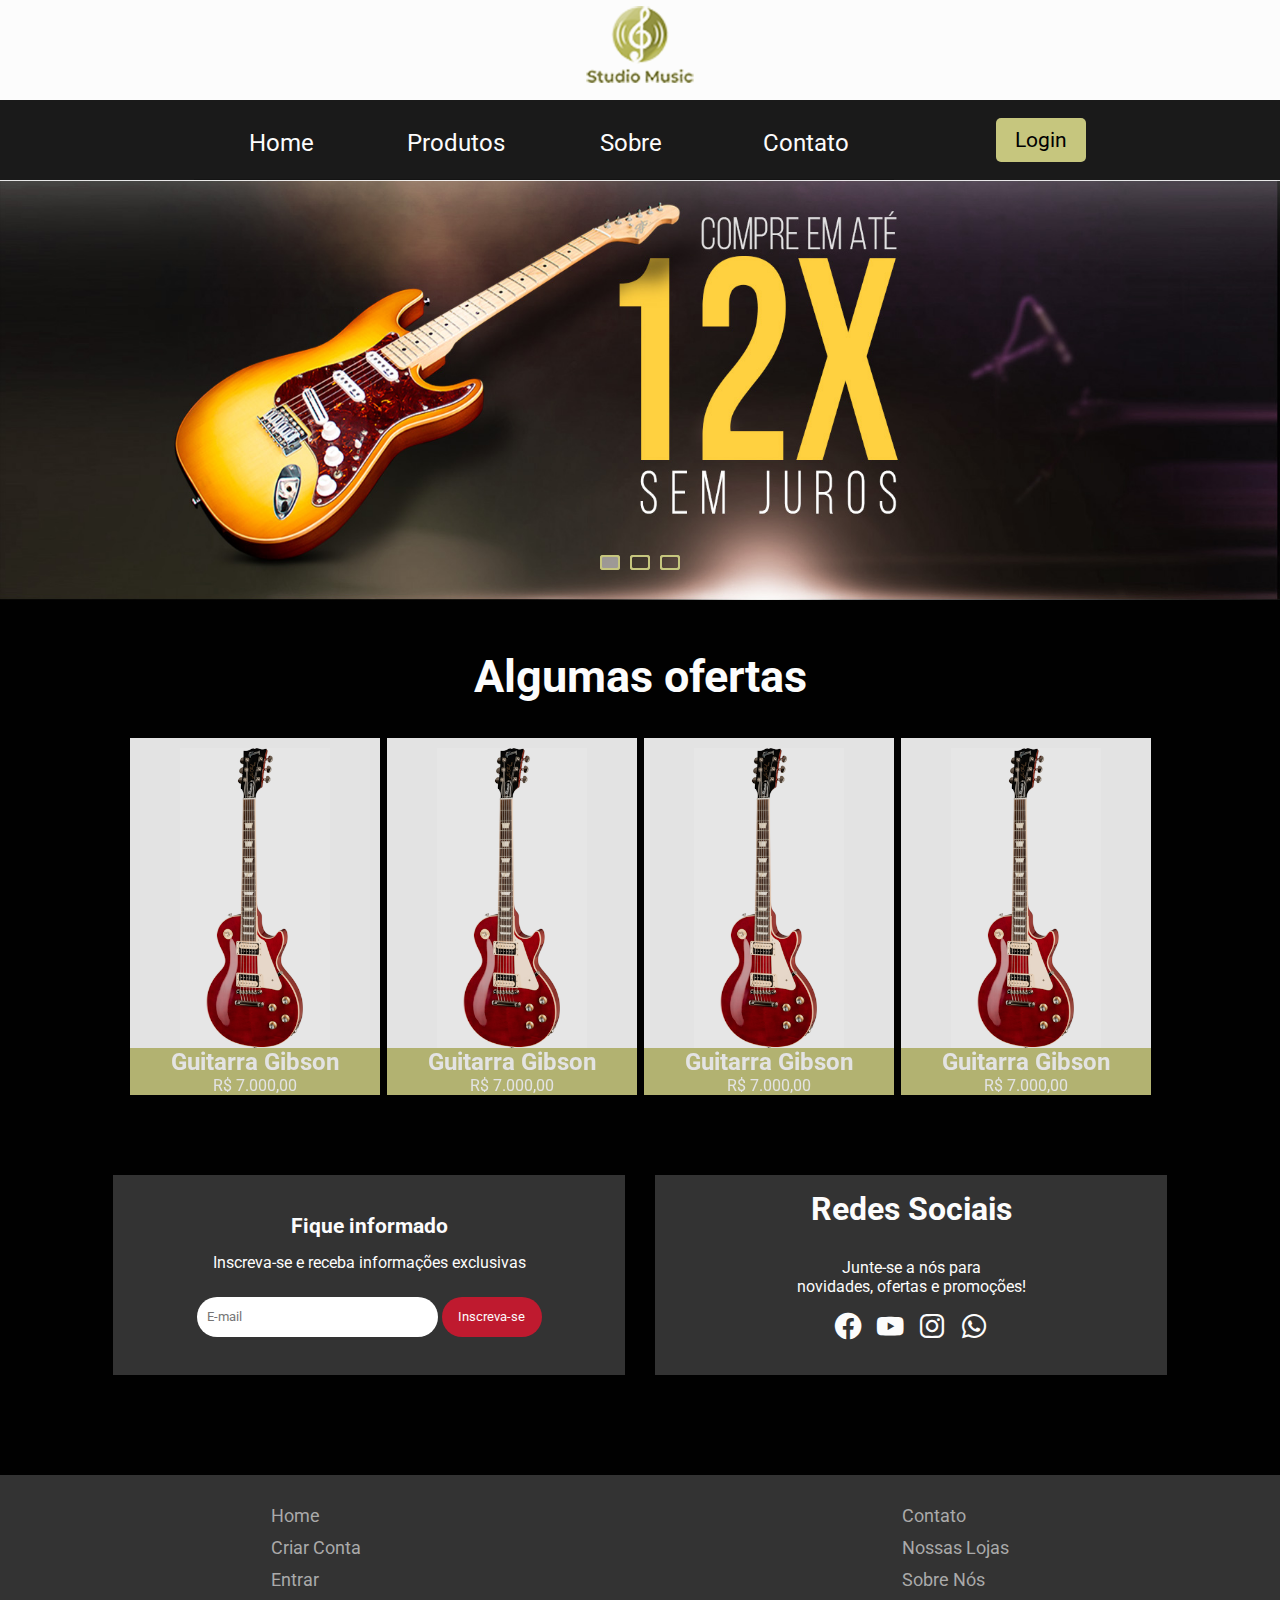
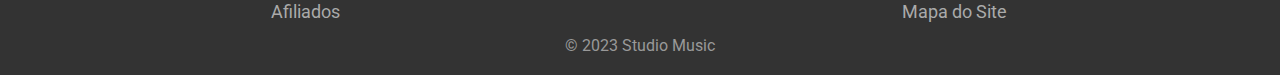
<file: studio music/index.html>
<!DOCTYPE html>
<html lang="en">
<head>
    <meta charset="UTF-8">
    <meta http-equiv="X-UA-Compatible" content="IE=edge">
    <meta name="viewport" content="width=device-width, initial-scale=1.0">
    <title>Studio Music</title>
    <link rel="stylesheet" href="css/estilo.css">
    <link href='https://unpkg.com/boxicons@2.1.4/css/boxicons.min.css' rel='stylesheet'>
    <link rel="preconnect" href="https://fonts.googleapis.com">
<link rel="preconnect" href="https://fonts.gstatic.com" crossorigin>
<link href="https://fonts.googleapis.com/css2?family=Roboto:wght@300;400;500;700&display=swap" rel="stylesheet">
</head>
<body onload="trocarImagem()">
    
    <header class="cabecalho">
        <div class="logo">
            <img src="img/logomusic.png" alt="logo Studio Music">
        </div>

        <nav class="menu-cabecalho">
            <ul>
                <li><a href="#">Home</a></li>
                <li><a href="#">Produtos</a>
                    <ul>
                        <li><a href="#">Cordas</a>
                            <ul>
                                <li><a href="#">Guitarras</a></li>
                                <li><a href="#">Baixos</a></li>
                                <li><a href="#">Violões</a></li>
                            </ul>
                        </li>
                        <li><a href="#">Teclas</a>
                            <ul>
                                <li><a href="#">Arranjadores</a></li>
                                <li><a href="#">Sintetizadores</a></li>
                                <li><a href="#">Workstations</a></li>
                            </ul>
                        </li>
                        <li><a href="#">Acessórios</a></li>
                    </ul>
                </li>
                <li><a href="#">Sobre</a></li>
                <li><a href="#">Contato</a></li>
            </ul>

            <div class="mobile-menu-icon" onclick="mostrarMenu()">
                <i class='bx bx-menu'></i>
            </div>
            
            <button class="btn-login">Login</button>
        </nav>
    </header>


    <section class="hero">
        <div class="hero-slider">
                <input type="radio" name="radio" id="radio1" checked>
                <input type="radio" name="radio" id="radio2">
                <input type="radio" name="radio" id="radio3">

            <div class="slide s1">
                <picture>
                    <source media="(max-width: 800px)" srcset="img/banner-juros2.jpg">
                    <img src="img/banner-juros.jpg">
                </picture>
            </div>
            <div class="slide">
                <img src="img/lp-banner.jpg">
            </div>
            <div class="slide">
                <img src="img/banner-teclado.webp">
            </div>

            <div class="slider-navigation-auto">
                <div class="auto-btn1"></div>
                <div class="auto-btn2"></div>
                <div class="auto-btn3"></div>
            </div>

            <div class="slider-navigation-manual">
                <label for="radio1"></label>
                <label for="radio2"></label>
                <label for="radio3"></label>
            </div>
        </div>
    </section>


    <section class="ofertas">
        <h1>Algumas ofertas</h1>

            <div class="card-slider">
                <div class="card">
                    <div class="card-imagem"></div>
                    <div class="card-info">
                        <h2>Guitarra Gibson</h2>
                        <p>R$ 7.000,00</p>
                    </div>
                </div>

                <div class="card">
                    <div class="card-imagem"></div>
                    <div class="card-info">
                        <h2>Guitarra Gibson</h2>
                        <p>R$ 7.000,00</p>
                    </div>
                </div>

                <div class="card">
                    <div class="card-imagem"></div>
                    <div class="card-info">
                        <h2>Guitarra Gibson</h2>
                        <p>R$ 7.000,00</p>
                    </div>
                </div>

                <div class="card">
                    <div class="card-imagem"></div>
                    <div class="card-info">
                        <h2>Guitarra Gibson</h2>
                        <p>R$ 7.000,00</p>
                    </div>
                </div>
            </div>
        </div>
    </section>


    <section class="informacoes">
        <section class="fique-informado">
            <h1>Fique informado</h1>
            <p>Inscreva-se e receba informações exclusivas</p>
            <div>
                <input type="email" id="email" placeholder="E-mail">
                <button id="btn-inscreva-se">Inscreva-se</button>
            </div>
        </section>

        <nav class="redes-sociais">
            <h1>Redes Sociais</h1>
            <p>Junte-se a nós para<br>novidades, ofertas e promoções!</p>
            <ul>
                <li><a href="#"><i class='bx bxl-facebook-circle'></i></a></li>
                <li><a href="#"><i class='bx bxl-youtube' ></i></a></li>
                <li><a href="#"><i class='bx bxl-instagram' ></i></a></li>
                <li><a href="#"><i class='bx bxl-whatsapp' ></i></a></li>
            </ul>
        </nav>
    </section>


    <footer>
        <div>
            <nav>
                <ul>
                    <li><a href="#">Home</a></li>
                    <li><a href="#">Criar Conta</a></li>
                    <li><a href="#">Entrar</a></li>
                    <li><a href="#">Afiliados</a></li>
                </ul>
            </nav>
            <nav>
                <ul>
                    <li><a href="#">Contato</a></li>
                    <li><a href="#">Nossas Lojas</a></li>
                    <li><a href="#">Sobre Nós</a></li>
                    <li><a href="#">Mapa do Site</a></li>
                </ul>
            </nav>
        </div>

        <span>&copy; 2023 Studio Music</span>

    </footer>


    <script src="js/script.js"></script>
</body>
</html>
</file>
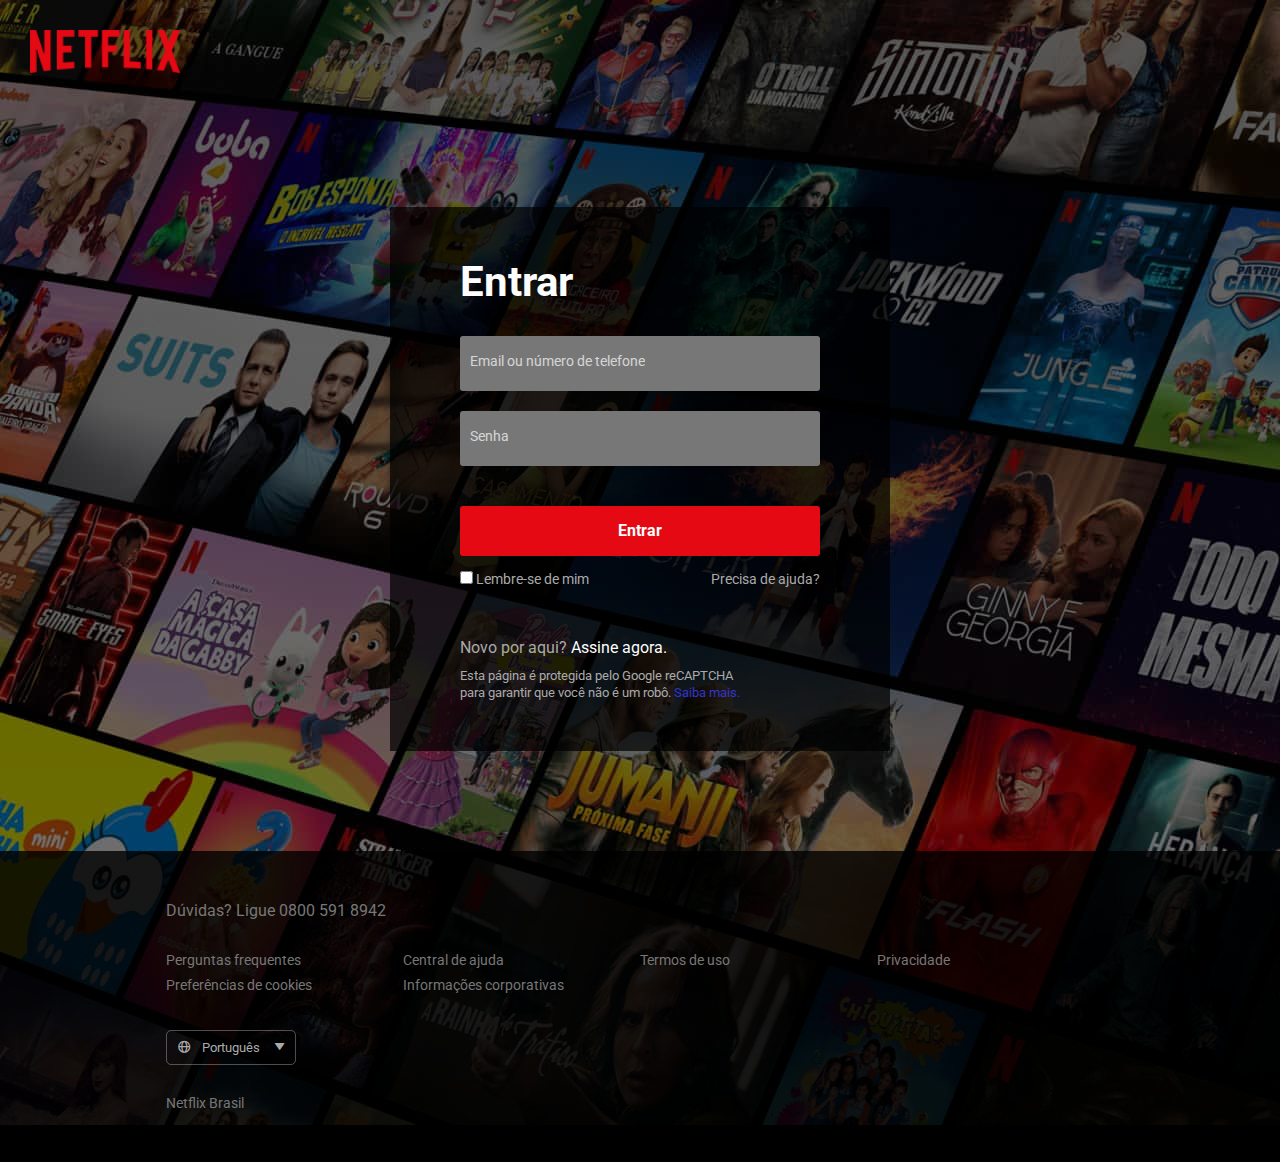
<file: netflix/login.html>
<!DOCTYPE html>
<html lang="en">
<head>
    <meta charset="UTF-8">
    <meta http-equiv="X-UA-Compatible" content="IE=edge">
    <meta name="viewport" content="width=device-width, initial-scale=1.0">
    <title>Netflix clone</title>
    <link rel="stylesheet" href="css/style.css">
    <link href='https://unpkg.com/boxicons@2.1.4/css/boxicons.min.css' rel='stylesheet'>
</head>
<body>
    <section class="section-principal-login">
        <header class="header">
            <div class="logo">
                <a href="index.html"><img src="img/netflix.png" alt=""></a>
            </div>
        </header>


        <div class="login-content">
            <div class="login-content-center">
                <h2>Entrar</h2>
                
                <form class="login-form">
                    <div>
                        <input type="text" autocomplete="off" name="acesso" id="login-email" required>
                        <span>Email ou número de telefone</span>
                    </div>
                    <div>
                        <input type="password" name="acesso" id="login-senha" required>
                        <span>Senha</span>
                    </div>
                    <button id="login-botao">Entrar</button>
                </form>

                <div class="ajuda">
                    <div class="lembre-se">
                        <input type="checkbox" id="chklembre-se">
                        <label for="chklembre-se">Lembre-se de mim</label>
                    </div>
                    <a href="#">Precisa de ajuda?</a>
                </div>

                <div class="assine">
                    <h3>Novo por aqui? <a href="#">Assine agora.</a></p>
                    <p>Esta página é protegida pelo Google reCAPTCHA<br>para garantir que você não é um robô. <a href="#">Saiba mais.</a></p>
                </div>
            </div>
        </div>


        <footer class="footer-login">
            <p>Dúvidas? Ligue 0800 591 8942</p>
    
            <nav class="nav-footer">
                <ul>
                    <li><a href="#">Perguntas frequentes</a></li>
                    <li><a href="#">Central de ajuda</a></li>
                    <li><a href="#">Termos de uso</a></li>
                    <li><a href="#">Privacidade</a></li>
                    <li><a href="#">Preferências de cookies</a></li>
                    <li><a href="#">Informações corporativas</a></li>
                </ul>
            </nav>
    
            <div class="botoes">
                <i class='bx bx-globe'></i>
                <i class='bx bxs-down-arrow'></i>
                <select name="languages" id="languages">
                    <option value="PT">Português</option>
                    <option value="EN">English</option>
                </select>
            </div>
    
            <span>Netflix Brasil</span>
        </footer>
    </section>

    

    <script src="js/script.js"></script>
</body>
</html>
</file>
<file: casas_planejadas/css/style.css>
* {
    font-family: 'Lato';
}

.bg-primary-color {
    background-color: #fcfcfc;
}

.bg-secondary-color {
    background-color: #ece8ea;
}

.bg-dark-color {
    background-color: #050505;
}

.primary-color {
    color: #050505;
}

.secondary-color {
    color: #7a7a7a;
}


/* ---------------------- NAVBAR ----------- */

#navbar {
    box-shadow: 0 4px 5px rgba(0,0,0,.3)
}

#navbar a {
    transition: .3s;
}

#navbar a:hover {
    color: #7a7a7a;
}

#navbar .active {
    border-bottom: 1px solid #050505;
}

.navbar-brand {
    display: flex;
    gap: 10px;
    align-items: center;
}

.navbar-brand img {
    width: 40px;
}

.navbar-brand span {
    font-weight: 700;
    font-size: 1.5rem;
}

#navbar-items .navbar-nav {
    display: flex;
    justify-content: center;
    width: 100%;
    gap: 25px;
}

.btn-slider {
    height: 7px !important;
    border-radius: 3px;
}

.carousel-ind {
    margin-top: 50px !important;
}

.bi-chevron-compact-left, .bi-chevron-compact-right {
    font-size: 3rem;
    text-shadow: 0 0 10px rgba(0,0,0,.7)
}

#slider {
    margin-top: 8rem;
    margin-bottom: 1rem;
}

#slider .carousel-caption {
    bottom: 3rem;
}

#slider .carousel-caption h5 {
    font-size: 2rem;
    text-shadow: #010101 2px 2px;
}

.btn {
    border-radius: 0;
}

#slider .btn {
    padding: 0.3rem 0.8rem;
    font-size: 1rem;
    margin-top: 1rem;
    box-shadow: 0 0 1px #fff;
}



@media (min-width: 768px) {
    #slider .carousel-caption {
        bottom: 18rem;
    }

    #slider .carousel-indicators {
        bottom: 15.5rem;
    }

    #slider .carousel-caption h5 {
        font-size: 3rem;
        text-shadow: 2px 3px #010101;
    }

    #slider .btn {
        font-size: 1.2rem;
        padding: 0.6rem 1.6rem;
    }
}


#mini-banners {
    margin-bottom: 4rem;
}

#mini-banners .card {
    padding: 2rem .3rem;
    border-radius: 0;
    margin-bottom: 1rem;
}

#mini-banners i {
    font-size: 3rem;
}

#mini-banners .card-title {
    margin-bottom: 1.5rem;
    font-size: 1.5rem;
}

#mini-banners .btn {
    margin-top: 1.5rem;
    padding: .6rem 1.2rem;
}

@media (min-width: 768px) {
    #mini-banners {
        margin-top: -6rem;
    }
}



#featured-container {
    margin-bottom: 4rem;
}

.title {
    font-size: 1.7rem;
    margin-bottom: .4rem;
    position: relative;
}

.title:before {
    width: 75px;
    border-top: 4px solid #7a7a7a;
    content: '';
    position: absolute;
    bottom: 2em;
}

#featured-images {
    margin-top: 2rem;
}

#featured-images .col-md-4 {
    position: relative;
    cursor: pointer;
}

#featured-images .col-md-4:hover > .banner-content {
    opacity: .8;
}

#featured-images .banner-content {
    position: absolute;
    top: 0;
    left: 0;
    height: 100%;
    width: 100%;
    background-color: #fff;
    display: flex;
    justify-content: center;
    align-items: center;
    flex-direction: column;
    opacity: .6;
    transition: .5s;
}

#featured-images img {
    width: 100%;
    height: 100%;
}

@media (min-width: 768px) {
    .title {
        font-size: 2.4rem;
    }

    .title:before {
        bottom: 1.5em;
    }

    #featured-images .banner-content {
        opacity: 0;
    }
}



#info-content {
    margin-bottom: 4em;
    padding: 4em 1em;
}

#info-numbers {
    margin: 1.5em 0;
}

#info-banner {
    display: flex;
    align-items: center;
}

#info-numbers h3 {
    font-size: 3em;
}


@media (min-width: 768px) {
    #info-content {
        padding: 3.5em;
    }
}


#footer {
    padding: 3em 2em;
}

#footer-top,
#footer-top i {
    color: #fff;
}

#social-icons {
    text-align: right;
}

#social-icons i {
    margin-right: 1em;
    font-size: 1.5em;
    cursor: pointer;
    transition: .2s;
}

#social-icons i:hover {
    color: #7a7a7a;
}

#footer-details {
    margin-bottom: 3em;
}

#news-container,
#contact-container,
#links-container {
    padding: 0;
    border: 0;
    margin-bottom: 2em;
}

#footer-details h4 {
    color: #fff;
    margin-bottom: 1.5em;
}

#news-container input {
    border-radius: 0;
    border: none;
}

#links-container li {
    margin-bottom: .5em;
}

#links-container a {
    text-decoration: none;
    transition: .2s;
}

#links-container a:hover {
    color: #fff;
}

.list-unstyled {
    display: flex;
    flex-direction: column;
}

#footer-bottom {
    border-top: 1px solid #5a5a5a;
    padding-top: 2em;
}

#footer-bottom i {
    color: #e61e10;
    margin-left: .5em;
}

@media (min-width: 768px) {
    #news-container {
        padding-left: 2em;
    }

    #links-container {
        padding-left: 2em;
    }

    #contact-container {
        padding: 0 2em;
        border-left: 1px solid #4a4a4a;
        border-right: 1px solid #4a4a4a;
    }
}
</file>
<file: netflix/css/style.css>
@import url('https://fonts.googleapis.com/css2?family=Roboto:wght@300;400;500;900&display=swap');


:root {
    --color-black: #010101;
    --color-white: #fdfdfd;
    --color-red: #E50914;
    --color-red-dark: #b8141c;
}

* {
    margin: 0;
    padding: 0;
    box-sizing: border-box;
    border: none;
    list-style: none;
    text-decoration: none;
    font-family: 'Roboto', sans-serif;
    color: var(--color-white);
}

body {
    height: 100vh;
    background-color: var(--color-black);

}


/* ------------------- HEADER ----------------------------------*/
.header {
    display: flex;
    justify-content: space-between;
    padding: 30px;
}

.center {
    max-width: 1000px;
    margin: 0 auto;
}

.logo img{
    width: 150px;
}

.botoes {
    display: flex;
    gap: 30px;
    position: relative;
    align-items: center;
}

.botoes select {
    background-color: transparent;
    color: var(--color-white);
    border: 1px solid rgb(255,255,255,.3);
    border-radius: 5px;
    width: 130px;
    height: 35px;
    text-align: center;
    -webkit-appearance: none;
    -moz-appearance: none;
    z-index: 10;
}

.botoes select option {
    background-color: #777;
    color: var(--color-white);
}

.bx {
    color: var(--color-white);
}

.bx-globe {
    position: absolute;
    top: 50%;
    transform: translateY(-50%);
    left: 11px;
    font-size: .9rem
    
}

.bxs-down-arrow {
    position: absolute;
    right: 120px;
    top: 50%;
    transform: translateY(-50%);
    font-size: .7rem;
}

.btn-entrar-header {
    background-color: var(--color-red);
    color: var(--color-white);
    text-align: center;
    width: 80px;
    height: 35px;
    font-size: 1rem;
    border-radius: 5px;
    cursor: pointer;
    transition: .5s;
}

.btn-entrar-header:hover {
    background-color: var(--color-red-dark);
}

.section-principal {
    background: linear-gradient(to bottom, rgba(0,0,0,.8) 10%, rgba(0,0,0,.1), rgba(0,0,0,.8) 90%), url('../img/background-header.jpg');
    height: 100vh;
    border-bottom: 7px solid #333;
    padding-top: 15px;
    border-bottom: 5px solid #333;
} 


@media (max-width: 750px) {
    .logo img {
        width: 100px;
    }

    .botoes {
        gap: 15px;
    }

    .botoes select {
        font-size: 0.1px;
        width: 70px;
    }
}

@media (max-width: 415px) {
    .header {
        padding: 30px 10px;
    }

    .botoes select {
        width: 50px;
    }

    .btn-entrar-header {
        width: 70px;
    }

    .bx-globe {
        left: 7px;
    }

    .bxs-down-arrow {
        right: 95px;
    }
}
/* ---------------- fim header --------------------------*/


/* ------------------hero section -----------------------*/

.hero {
    color: var(--color-white);
    display: flex;
    align-items: center;
    flex-direction: column;
    gap: 25px;
    text-align: center;
    padding: 10vw 5vw 0 5vw;
}

h1 {
    font-size: max(1.7rem, 3.3vw);
}

p {
    font-size: max(.9rem, 1.8vw);
}

h2 {
    font-size: max(1.8rem, 3.3vw);
}

h3 {
    font-size: max(1rem, 1.7vw);
    font-weight: 400;
}


.form-vamosla {
    display: flex;
}

.hero .form-vamosla {
    margin-top: -10px;
}

.email {
    width: 381px;
    padding: 15px;
    border-radius: 5px 0 0 5px;
    height: 56px;
    color: var(--color-black);
    font-size: 1.1rem
}

.btn-vamosla {
    width: 172px;
    background-color: var(--color-red);
    color: var(--color-white);
    border-radius: 0 5px 5px 0;
    height: 56px;
    font-size: 1.3rem;
    cursor: pointer;
}

@media (max-width: 960px) {
    h1 {
        font-size: 2rem;
    }

    p {
        font-size: 1.3rem;
    }

    h3 {
        font-size: 1.1rem;
    }
}

@media (max-width: 710px) {
    .email {
        width: 80vw;
    }

    .btn-vamosla {
        width: 50vw;
    }

    .form-vamosla {
        flex-direction: column;
        align-items: center;
        gap: 15px;
    }
}

@media (max-width: 590px) {
    .hero {
        padding-top: 17vw;
    }
    
    .botoes-hero {
        flex-direction: column;
        align-items: center;
        gap: 15px;
    }

    #email {
        width: 80vw;
        border-radius: 5px;
    }

    .btn-vamosla {
        border-radius: 5px;
        width: 150px;
    }
}
/* ------------fim hero section -----*/


/* =======---------= section 2 ==============-------=*/

.section2 {
    color: var(--color-white);
    display: flex;
    align-items: center;
    padding: 8vw 10vw;
    border-bottom: 5px solid #333;
}

.texto {
    width: 50%;
    display: flex;
    flex-direction: column;
    gap: 20px;
}

.imagem {
    width: 50%;
    position: relative;
    overflow: hidden;
    z-index: -1;
}

.imagem img {
    width: 100%;
}

.videotv {
    position: absolute;
    left: 13.5%;
    top: 21%;
}

@media (max-width: 960px) {
    .section2 {
        flex-direction: column;
        text-align: center;
        
    }

    .texto {
        width: 80vw;
        margin-bottom: 3vw;
    }

    .imagem {
        width: 70vw;
        margin-bottom: 3vw;
    }
}
/* ---------- fim section2 ---------- */


/* --------------- section 3 --------------*/

.section3 {
    display: flex;
    align-items: center;
    padding: 5vw 3vw;
    border-bottom: 5px solid #333;
    gap: 25px;
    padding-top: 8vw;
}

.section3 .imagem {
    position: relative;
}

.section3 .texto {
    width: 40%;
}

.section3 video {
    position: absolute;
    top: 11.7%;
    left: 20.4%;
    z-index: -1;
}

@media (max-width: 960px) {
    .section3 {
        flex-direction: column-reverse;
        gap: 0;
    }
    .section3 .texto {
        width: 100%;
        text-align: center;
    }
}

/* ----------fim section 3 ---------*/


/* ----------------- section 4 -------------*/

.section4 {
    display: flex;
    justify-content: space-around;
    align-items: center;
    padding: 8vw 5vw;
    border-bottom: 5px solid #333;
}

.section4 .texto {
    width: 37vw;
}

.section4 img {
    width: 90%;
}


@media (max-width: 960px) {
    .section4 {
        flex-direction: column;
    }

    .section4 .texto {
        width: 100%;
        text-align: center;
    }

    .section4 img {
        margin-left: 35px;
    }

}

/* -------- fim section 4 ----------- */


/* ------------------- section 5 --------------- */

.section5 {
    display: flex;
    justify-content: space-around;
    align-items: center;
    padding: 5vw;
    border-bottom: 5px solid #333;
}

.section5 img {
    width: 80%;
    margin-bottom: 20px;
}


@media (max-width: 960px) {
    .section5 {
        flex-direction: column-reverse;
        align-items: center;
        text-align: center;
    }

    .section5 img {
        width: 80%;
    }
}

/* ---------- fim section 5 ---------- */


/* ---------------- section FAQ ------------ */

.faq {
    padding: 5vw;
    display: flex;
    flex-direction: column;
    justify-content: center;
    align-items: center;
    gap: 50px;
    border-bottom: 5px solid #333;
}

.perguntas {
    display: flex;
    flex-direction: column;
    gap: 10px;

}

.faq-question {
    background-color: #333;
    color: var(--color-white);
    display: flex;
    justify-content: space-between;
    align-items: center;
    height: 74px;
    width: 60vw;
    padding: 30px;
    cursor: pointer;
}

.bx-plus {
    font-size: 2rem;
}

.faq-answer {
    background-color: #333;
    color: var(--color-white);
    padding: 30px;
    width: 814px;
    margin-top: -8px;
    display: none;
}

.faq-answer-show {
    display: block;
}

.sectionHide .faq-answer{
    display: none;
}

.sectionShow .faq-answer{
    display: block;
}

.faq h3 {
    text-align: center;
}


@media (max-width: 960px) {
    .faq-question {
        width: 75vw;
    }
}

@media (max-width: 720px) {
    .faq-question {
        width: 98vw;
    }

    .perguntas p {
        font-size: max(.8rem, 1rem);
    }

    .email {
        padding: 15px;
        border-radius: 5px 0 0 5px;
        height: 56px;
    }
    
    .btn-vamosla {
        width: 28vw;
        background-color: var(--color-red);
        color: var(--color-white);
        border-radius: 0 5px 5px 0;
        height: 56px;
        font-size: 1.3rem;
    }
}

/* ------------- fim section faq ------------- */

/* ---------------- footer ------------------- */

footer {
    max-width: 1000px;
    margin: 0 auto;
    padding: 50px;
    display: flex;
    flex-direction: column;
    gap: 30px;
    background-color: rgba(0,0,0,.8);
}

footer p {
    font-size: 1rem;
    color: #777;
}

footer nav ul {
    height: 170px;
    display: flex;
    flex-wrap: wrap;
}

footer nav ul div {
    display: flex;
    flex-direction: column-reverse
}

footer nav ul li {
    width: 25%;
}

footer nav ul li a {
    color: #777;
    font-size: .9rem;
}

footer .botoes .bxs-down-arrow {
    left: 108px;
}

footer .botoes .bx, footer .botoes select{
    color: #aaa
}

footer span {
    font-size: .9rem;
    color: #777;
}


@media (max-width: 960px) {
    footer nav ul li {
        width: 33.333%;
    }
}

@media (max-width: 750px) {
    footer .botoes .bxs-down-arrow {
        left: 50px;
    }

    footer nav ul li {
        width: 50%;
    }

    footer nav ul {
        height: 300px;
    }
}

@media (max-width: 416px) {
    footer .botoes .bxs-down-arrow {
        left: 30px;
    }
}





/*----------------------------- PÁGINA LOGIN ---------------------*/

.section-principal-login {
    background: linear-gradient(to bottom, rgba(0, 0, 0, 0.527), rgba(0, 0, 0, 0.397)), url(../img/background-header.jpg);
    background-repeat: no-repeat;
}

/* ----------- section-principal-login --------- */


.login-content {
    background-color: rgba(0,0,0,.7);
    margin: 100px auto;
    padding: 50px;
    width: 500px;
    display: flex;
    justify-content: center;
}

.login-content h3 {
    font-size: 1rem;
}

.login-content p {
    font-size: .8rem;
}

.login-form {
    display: flex;
    flex-direction: column;
    gap: 20px;
    margin: 0 auto;
    margin-top: 30px;
}

.login-form input {
    width: 360px;
    height: 55px;
    border-radius: 3px;
    padding: 10px;
    background-color: #777;
    color: var(--color-white);
}

.login-form div {
    position: relative;
}

.login-form span {
    position: absolute;
    top: 17px;
    left: 10px;
    font-size: .9rem;
    pointer-events: none;
    opacity: .7;
    transition: ease .3s;
}

.login-form input:valid ~ span,
.login-form input:focus ~ span {
    transform: translateY(-13px);
    font-size: .7rem;
    opacity: .9
}

.login-form button {
    width: 360px;
    height: 50px;
    border-radius: 3px;
    background-color: var(--color-red);
    margin-top: 20px;
    font-size: 1rem;
    font-weight: bold;
}

.ajuda {
    display: flex;
    justify-content: space-between;
    font-size: .9rem;
    align-items: center;
    margin-top: 15px;
}

.ajuda a {
    color: #aaa;
}

.lembre-se label {
    color: #aaa;
}

.assine {
    margin-top: 50px;
}

.assine h3 {
    font-size: 1rem;
    color: #aaa;
}

.assine h3 a:hover {
    text-decoration: underline;
}

.assine p {
    font-size: .8rem;
    color: #aaa;
    margin-top: 10px;
    line-height: 17px;
}

.assine p a {
    color: rgb(52, 52, 206);
}








/* ---------------------- footer login ----------------*/

.footer-login {
    
    max-width: 100vw !important;
    margin: 0;
    width: 100%;
    padding: 50px 13vw;
}

.footer-login ul {
    height: 50px;
    width: 100%;
}

.footer-login ul li {
    width: 25%;
}

@media (max-width: 960px) {
    .footer-login ul li {
        width: 33.3333%;
        line-height: 1.5rem;
    }

    .footer ul {
        height: 200px;
    }
}

@media (max-width: 720px) {
    .footer-login ul li{
        width: 50%;
    }
}
</file>
<file: studio music/css/estilo.css>
:root {
    --white: #fcfcfc;
    --black: #010101;
    --black2: #1a1a1a;
    --tomato: #F95738;
    --red: #BF1A2F;
    --blue: #4059AD;
    --green: #2F9C95;
    --gold: #C6C67E;
}

* {
    margin: 0;
    padding: 0;
    box-sizing: border-box;
    border: none;
    list-style: none;
    text-decoration: none;
    font-family: 'Roboto', sans-serif;
    color: var(--white);
}

body {
    background-color: var(--black);
}

.cabecalho {
}

.cabecalho .logo {
    background-color: var(--white);
    height: 100px;
    width: 100%;
    display: flex;
    justify-content: center;
    align-items: center;
}

.logo img {
    height: 150px;
    width: 150px;
    
}


.menu-cabecalho {
    height: 80px;
    background-color: var(--black2);
    display: flex;
    justify-content: center;
    gap: 8vw;
    padding: 10px;
    align-items: center;
    position: relative;
}

.menu-cabecalho ul {
    display: flex;
    justify-content: center;
    align-items: center;
    height: 100%;
}

.menu-cabecalho ul ul {
    position: absolute;
    top: 80px;
    flex-direction: column;
    height: 100%;
    background-color: #26706b;
    display: none;
}

.menu-cabecalho ul ul ul {
    top: 0px;
    left: 175px;
}

.menu-cabecalho ul ul ul li a{
    background-color: #2a6b67
}

.menu-cabecalho ul ul li {
    background-color: var(--green);
}

.menu-cabecalho ul li {
    position: relative;
    text-align: center;
    height: 80px;
    display: flex;
    align-items: center;
    justify-content: center;
    width: 175px;
}

.menu-cabecalho ul li:hover > ul {
    display: block;
}

.menu-cabecalho ul li a {
    color: var(--white);
    font-size: max(1rem, 1.9vw);
    transition: ease .4s;
    text-align: center;
    height: 80px;
    line-height: 80px;
    width: 100%;
    padding: 3px;
    border-bottom: 1px solid rgba(0,0,0,.2)
}

.menu-cabecalho ul li a:hover {
    color: var(--gold);
}

.btn-login {
    font-size: max(1.3rem, 1.6vw);
    width: max(90px, 7vw);
    height: max(40px, 3.5vw);
    border-radius: 5px;
    background-color: var(--gold);
    color: var(--black);
    transition: ease .5s;
}

.btn-login:hover {
    color: var(--gold);
    background-color: transparent;
}

.mobile-menu-icon {
    font-size: 3rem;
    color: var(--gold);
    display: none;
    cursor: pointer;
    transition: .5s;
}


@media screen and (max-width: 640px) {
    .cabecalho .logo {
        height: 70px;
    }

    .logo img {
        height: 115px;
        width: 115px;
    }

    .menu-cabecalho {
        justify-content: space-around;
    }
    
    .menu-cabecalho ul {
        display: none;
        flex-direction: column;
        position: absolute;
        top: 80px;
        gap: 25px;
        background-color: var(--red);
        height: 75vh;
        width: 100vw;
    }

    .mobile-menu-icon {
        display: block;
    }

}

@media screen and (max-width: 830px) {
    .menu-cabecalho ul li {
        width: 120px;
    }

    .menu-cabecalho ul ul ul {
        left: 120px;
    }
}


/* --------------- fim cabecalho --------------- */

/* ---------------------------Hero banner ----------------------- */

.hero {
    width: 100%;
    height: 420px;
    overflow: hidden;
    position: relative;
    z-index: -1;
}

.hero input {
    display: none;
}

.hero-slider {
    width: 300%;
    height: 100%;
    display: flex;
}

.hero-slider .slide {
    width: 33.333%;
    height: 100%;
    transition: ease-in-out 1s;
}

.hero-slider .slide img {
    width: 100%;
    height: 100%;
}

.slider-navigation-auto {
    position: absolute;
    bottom: 30px;
    left: 50%;
    transform: translate(-50%);
    display: flex;
    gap: 10px;
}

.slider-navigation-auto div {
    border: 2px solid var(--gold);
    width: 20px;
    height: 15px;
    border-radius: 3px;
}

.slider-navigation-manual {
    position: absolute;
    bottom: 30px;
    left: 50%;
    transform: translate(-50%);
    gap: 10px;
    display: flex;
}

.slider-navigation-manual label {
    border: 2px solid var(--gold);
    width: 20px;
    height: 15px;
    border-radius: 3px;
}

#radio1:checked ~ .s1 {
    margin-left: 0;
}

#radio2:checked ~ .s1 {
    margin-left: -33.333%;
}

#radio3:checked ~ .s1 {
    margin-left: -66.666%;
}

#radio1:checked ~ .slider-navigation-auto .auto-btn1 {
    background-color: rgba(255,255,255,.5)
}

#radio2:checked ~ .slider-navigation-auto .auto-btn2 {
    background-color: rgba(255,255,255,.5)
}

#radio3:checked ~ .slider-navigation-auto .auto-btn3 {
    background-color: rgba(255,255,255,.5)
}


@media screen and (max-width: 800px) {
    .hero {
        height: 300px;
    }
}

/* -------------------- fim hero -----------------------*/

/* --------------------------- section ofertas ------------------------ */

section.ofertas {
    width: 100%;
    padding: 50px 0px;
}

.ofertas h1 {
    text-align: center;
    font-size: max(1.7rem, 3.5vw);
    margin-bottom: 35px;
}

.ofertas-cards {
    width: 100%;
    margin-top: 30px;
    display: flex;
    justify-content: center;
    position: relative;
}

.bx {
    font-size: 3rem;
    top: 50%;
    transform: translate(0, -50%)
}

.bx-chevron-left {
    position: absolute;
    left: 0;
}

.bx-chevron-right {
    position: absolute;
    right: 0;
}

.card-slider {
    display: flex;
    gap: 7px;
    flex-wrap: wrap;
    justify-content: center;
    margin: 0 30px;
}

.card {
    height: 100%;
    width: 250px;
    background-color: var(--white);
    display: flex;
    flex-direction: column;
    filter: brightness(.9);
    transition: .5s;
    padding-top: 10px;
}

.card:hover {
    filter: brightness(1);
}

.card .card-imagem {
    background: url('../img/gibsonred.png') no-repeat;
    background-position: center;
    background-size: contain;
    max-width: 100%;
    height: 300px;
}

.card .card-info {
    background-color: var(--gold);
    text-align: center;
}

/* --------------------- fim ofertas ---------------- */

/* ---------------------- Informações --------------------*/

.informacoes {
    display: flex;
    width: 100%;
    justify-content: center;
    gap: 30px;
    margin-top: 30px;
    height: 200px
}

.fique-informado {
    background-color: #333;
    width: 40%;
    text-align: center;
    padding: 15px;
    display: flex;
    flex-direction: column;
    justify-content: center;
    gap: 15px;
}

.fique-informado h1 {
    font-size: 1.3rem;
}

.fique-informado p {
}

.fique-informado input {
    min-width: 50%;
    color: var(--black);
    outline: none;
    height: 40px;
    border-radius: 30px;
    padding: 10px;
}

.fique-informado button {
    background-color: var(--red);
    height: 40px;
    width: 100px;
    border-radius: 30px;
    margin-top: 10px;
}

.redes-sociais {
    padding: 15px;
    background-color: #333;
    width: 40%;
    text-align: center;
    display: flex;
    flex-direction: column;
    gap: 30px;
    justify-content: center;
}

.redes-sociais ul {
    display: flex;
    justify-content: center;
    align-items: flex-end;
    gap: 10px;
}

.redes-sociais i {
    font-size: 2rem;
}

@media screen and (max-width: 720px) {
    .ofertas {
        margin-bottom: 200px;
    }
    
    .informacoes {
        flex-direction: column;
        align-items: center;
        margin-top: 100px;
        padding: 30px;
    }

    .fique-informado, .redes-sociais {
        width: 100%;
        padding: 50px;
    }

    .fique-informado div {
        display: flex;
        align-items: center;
        flex-direction: column;
    }
}

/* --------------- fim informações -----------------*/

/* ------------------------------ footer ------------------- */

footer {
    background-color: #333;
    width: 100%;
    height: 200px;
    margin-top: 100px;
    position: relative;
    padding-top: 25px;
}

footer div {
    display: flex;
    justify-content: space-around;
    align-items: center;
}

footer nav ul li a {
    font-size: 1.1rem;
    line-height: 2rem;
    color: #aaa;
}

footer span {
    text-align: center;
    position: absolute;
    bottom: 20px;
    left: 50%;
    transform: translate(-50%);
    color: #999;
}

@media screen and (max-width: 720px) {
    footer {
        margin-top: 250px;
        height: 250px;
    }

    footer span {
        margin-top: 30px;
    }
}
</file>
